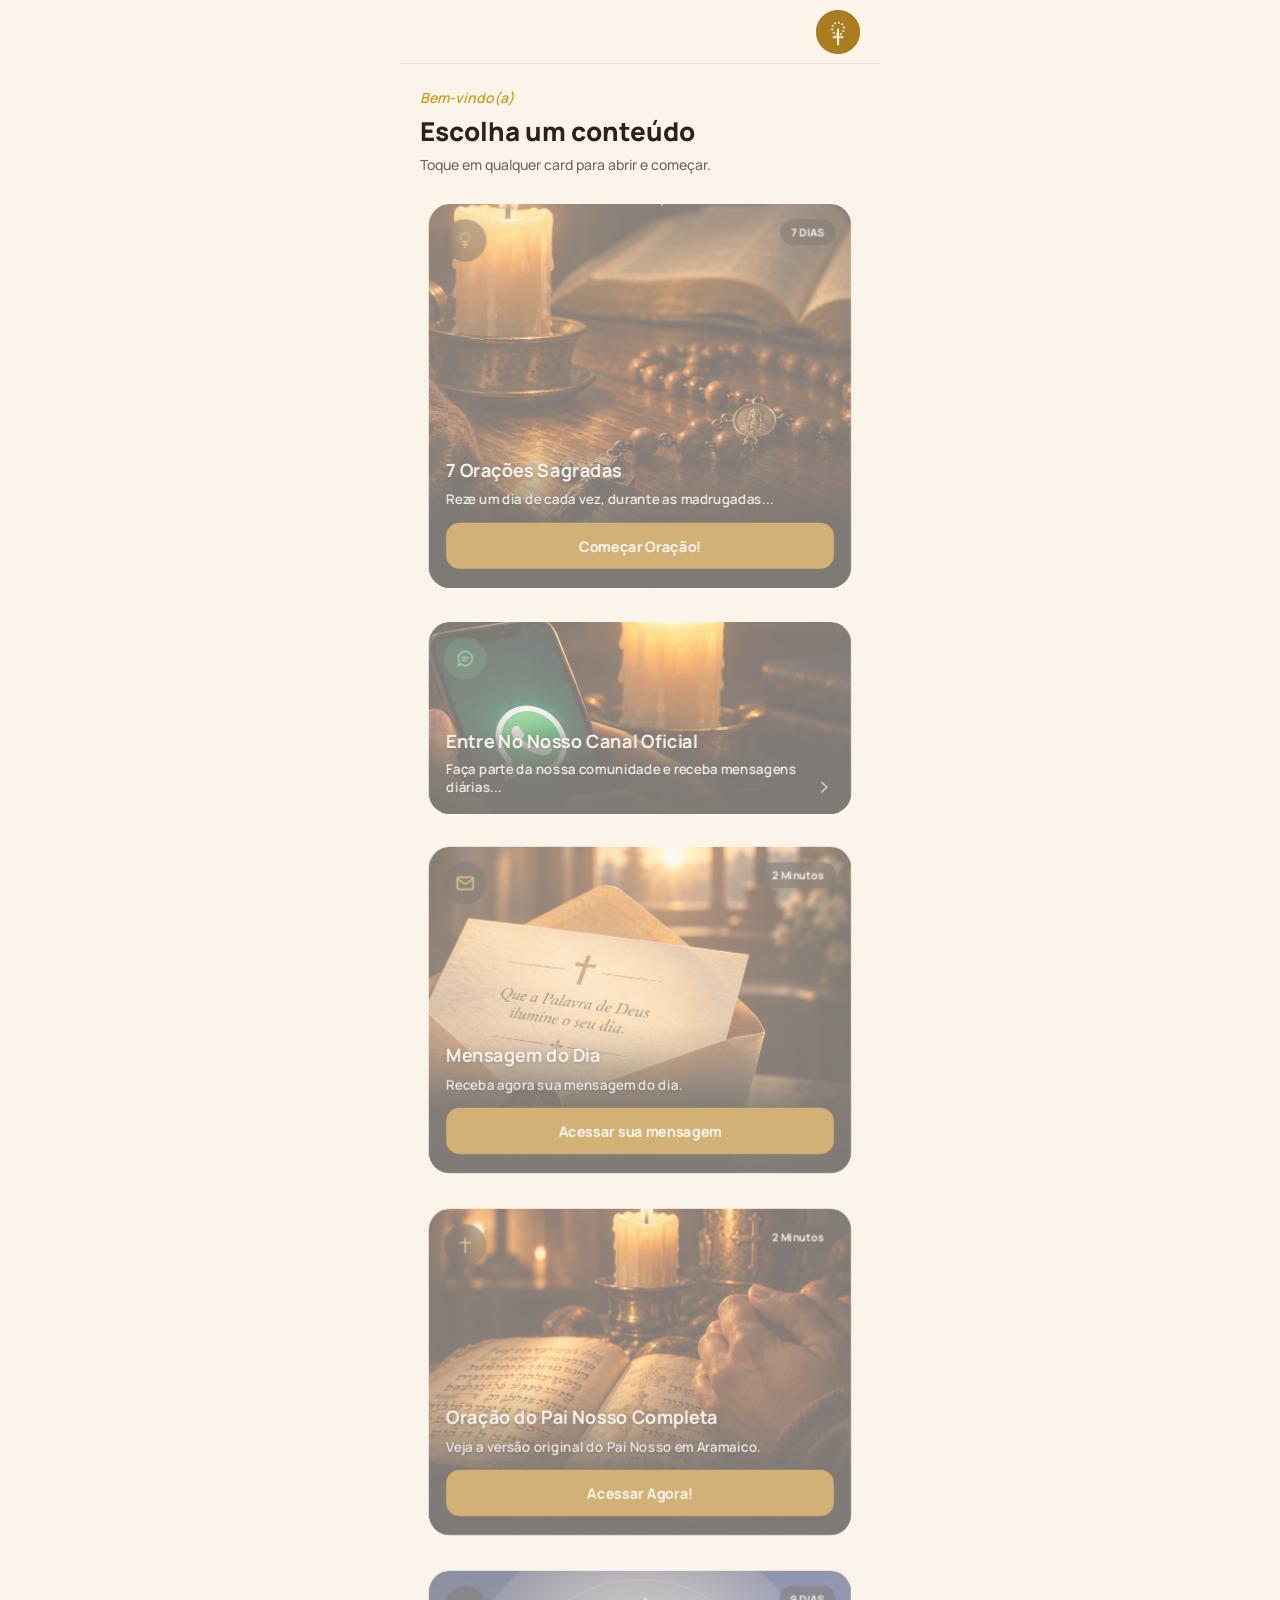
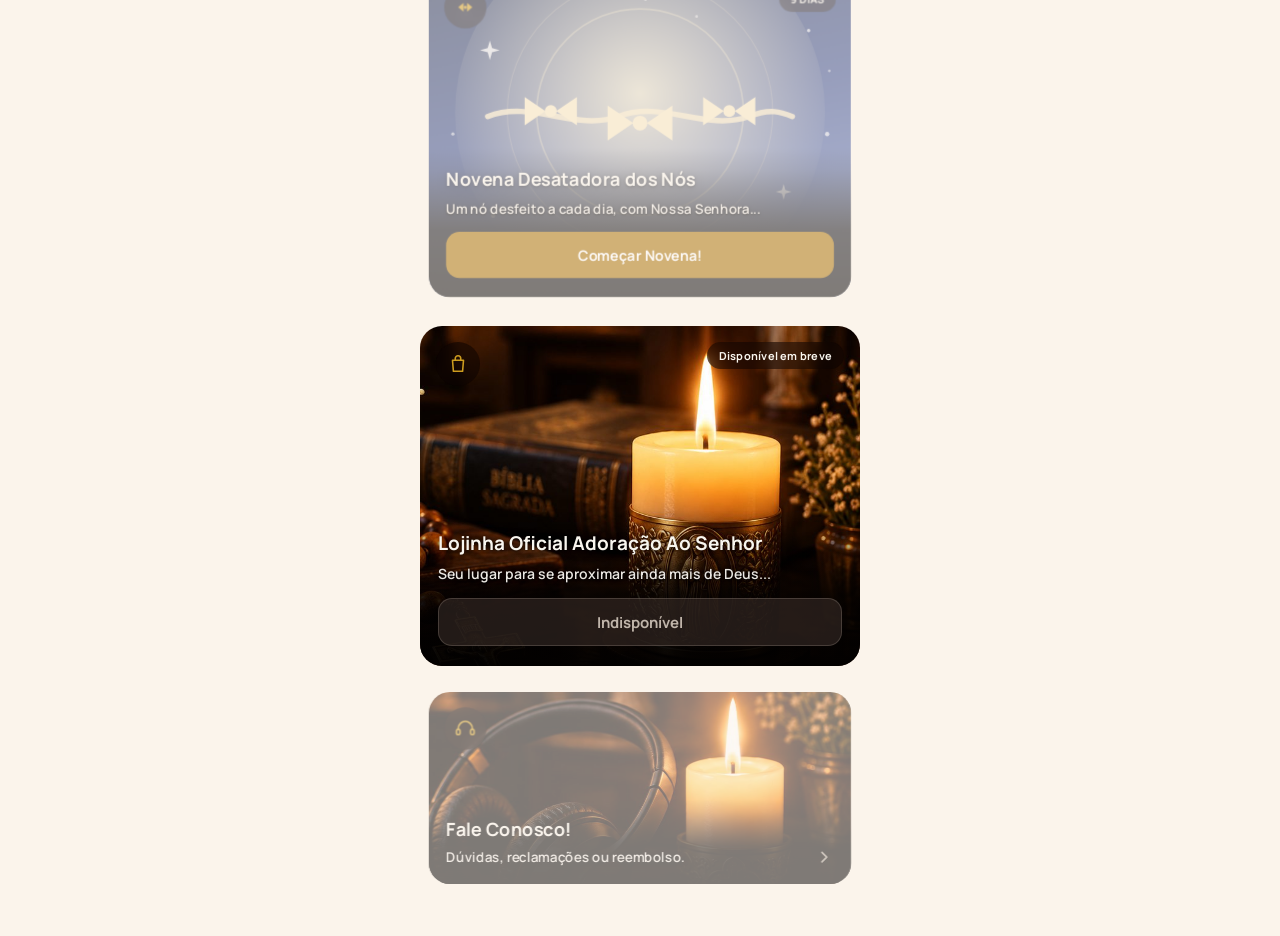
<file: index.html>
<!doctype html>
<html lang="pt-BR">
<head>
<meta charset="utf-8">
<meta name="viewport" content="width=device-width, initial-scale=1">
<title>Início — 7 Améns da Madrugada</title>
<link rel="preconnect" href="https://fonts.googleapis.com">
<link href="https://fonts.googleapis.com/css2?family=Manrope:wght@400;500;600;700;800&display=swap" rel="stylesheet">
<link rel="stylesheet" href="css/styles.css?v=11">
<link rel="icon" type="image/png" sizes="32x32" href="assets/images/icon-32.png">
<link rel="apple-touch-icon" href="assets/images/icon-180.png">
</head>
<body>
<div class="app">

  <div class="header" style="justify-content:flex-end;">
    <div class="avatar"><img src="assets/images/icon-96.png" alt="7 Améns da Madrugada" width="44" height="44"></div>
  </div>

  <div class="content">

    <div class="heading-block">
      <span class="eyebrow">Bem-vindo(a)</span>
      <h1 class="title">Escolha um conteúdo</h1>
      <p class="subtext">Toque em qualquer card para abrir e começar.</p>
    </div>

    <a href="novena.html" class="card" style="height:400px;background-image:linear-gradient(to top, oklch(0.08 0.01 40 / 0.15) 0%, transparent 40%), url(assets/images/home-7-oracoes-sagradas.jpg);">
      <div class="icon-badge">
        <svg width="22" height="22" viewBox="0 0 24 24" fill="none" stroke="currentColor" stroke-width="1.6" stroke-linecap="round"><circle cx="12" cy="8.5" r="5" stroke-dasharray="1.8 2.6"/><line x1="12" y1="13.5" x2="12" y2="20" stroke-linecap="round"/><line x1="9.3" y1="16.7" x2="14.7" y2="16.7" stroke-linecap="round"/></svg>
      </div>
      <div class="pill-badge">7 DIAS</div>
      <div class="card-body">
        <h3 class="card-title">7 Orações Sagradas</h3>
        <p class="card-sub">Reze um dia de cada vez, durante as madrugadas...</p>
        <button class="cta-btn" type="button">Começar Oração!</button>
      </div>
    </a>

    <a href="https://chat.whatsapp.com/FIUtX62TOWH0xIyb51NqHr?s=cl&p=i&mlu=4&ilr=4" target="_blank" rel="noopener" class="card" style="height:200px;background-image:linear-gradient(to top, oklch(0.08 0.01 40 / 0.15) 0%, transparent 40%), url(assets/images/home-canal-oficial.jpg);">
      <div class="icon-badge" style="background:oklch(0.70 0.15 152 / 0.18);color:var(--whatsapp);">
        <svg width="22" height="22" viewBox="0 0 24 24" fill="none" stroke="currentColor" stroke-width="1.7" stroke-linecap="round" stroke-linejoin="round"><path d="M4 12a8 8 0 1 1 3.2 6.4L4 20l1.3-3.6A7.96 7.96 0 0 1 4 12Z"/><line x1="8.5" y1="11" x2="15.5" y2="11"/><line x1="8.5" y1="14" x2="13" y2="14"/></svg>
      </div>
      <div class="card-body row">
        <div style="display:flex;flex-direction:column;gap:6px;">
          <h3 class="card-title" style="font-size:19px;">Entre No Nosso Canal Oficial</h3>
          <p class="card-sub">Faça parte da nossa comunidade e receba mensagens diárias...</p>
        </div>
        <svg class="chevron" width="20" height="20" viewBox="0 0 24 24" fill="none" stroke="currentColor" stroke-width="2" stroke-linecap="round" stroke-linejoin="round"><path d="M9 6l6 6-6 6"/></svg>
      </div>
    </a>

    <a href="javascript:void(0)" onclick="abrirMensagemDoDia()" class="card" style="height:340px;background-image:linear-gradient(to top, oklch(0.08 0.01 40 / 0.15) 0%, transparent 40%), url(assets/images/home-mensagem-do-dia.jpg);">
      <div class="icon-badge">
        <svg width="22" height="22" viewBox="0 0 24 24" fill="none" stroke="currentColor" stroke-width="1.7" stroke-linecap="round" stroke-linejoin="round"><rect x="3" y="5" width="18" height="14" rx="2"/><path d="M3 7l9 6 9-6"/></svg>
      </div>
      <div class="pill-badge">2 Minutos</div>
      <div class="card-body">
        <h3 class="card-title">Mensagem do Dia</h3>
        <p class="card-sub">Receba agora sua mensagem do dia.</p>
        <button class="cta-btn" type="button">Acessar sua mensagem</button>
      </div>
    </a>

    <a href="dia.html?material=pai-nosso" class="card" style="height:340px;background-image:linear-gradient(to top, oklch(0.08 0.01 40 / 0.15) 0%, transparent 40%), url(assets/images/home-pai-nosso.jpg);">
      <div class="icon-badge">
        <svg width="22" height="22" viewBox="0 0 24 24" fill="none" stroke="currentColor" stroke-width="1.8" stroke-linecap="round" stroke-linejoin="round"><line x1="12" y1="4" x2="12" y2="20"/><line x1="6" y1="9" x2="18" y2="9"/></svg>
      </div>
      <div class="pill-badge">2 Minutos</div>
      <div class="card-body">
        <h3 class="card-title">Oração do Pai Nosso Completa</h3>
        <p class="card-sub">Veja a versão original do Pai Nosso em Aramaico.</p>
        <button class="cta-btn" type="button">Acessar Agora!</button>
      </div>
    </a>

    <a href="desatadora.html" class="card" style="height:340px;background-image:linear-gradient(to top, oklch(0.06 0.02 260 / 0.25) 0%, transparent 45%), url(assets/images/desatadora/home.svg);">
      <div class="icon-badge">
        <svg width="22" height="22" viewBox="0 0 24 24" fill="currentColor"><path d="M10 7L4 12l6 5V7Z"/><path d="M14 7l6 5-6 5V7Z"/><circle cx="12" cy="12" r="1.8"/></svg>
      </div>
      <div class="pill-badge">9 DIAS</div>
      <div class="card-body">
        <h3 class="card-title">Novena Desatadora dos Nós</h3>
        <p class="card-sub">Um nó desfeito a cada dia, com Nossa Senhora...</p>
        <button class="cta-btn" type="button">Começar Novena!</button>
      </div>
    </a>

    <div class="card static" style="height:340px;background-image:linear-gradient(to top, oklch(0.08 0.01 40 / 0.15) 0%, transparent 40%), url(assets/images/home-lojinha.jpg);">
      <div class="icon-badge">
        <svg width="22" height="22" viewBox="0 0 24 24" fill="none" stroke="currentColor" stroke-width="1.7" stroke-linecap="round" stroke-linejoin="round"><path d="M6 8h12l-1 12H7L6 8Z"/><path d="M9 8V6a3 3 0 0 1 6 0v2"/></svg>
      </div>
      <div class="pill-badge">Disponível em breve</div>
      <div class="card-body">
        <h3 class="card-title">Lojinha Oficial Adoração Ao Senhor</h3>
        <p class="card-sub">Seu lugar para se aproximar ainda mais de Deus...</p>
        <button class="cta-btn muted" type="button" disabled>Indisponível</button>
      </div>
    </div>

    <a href="https://wa.me/5591980159224?text=Ol%C3%A1!%20Preciso%20de%20ajuda%20com%20o%20app%207%20Am%C3%A9ns%20da%20Madrugada." target="_blank" rel="noopener" class="card" style="height:200px;background-image:linear-gradient(to top, oklch(0.08 0.01 40 / 0.15) 0%, transparent 40%), url(assets/images/home-fale-conosco.jpg);">
      <div class="icon-badge">
        <svg width="22" height="22" viewBox="0 0 24 24" fill="none" stroke="currentColor" stroke-width="1.7" stroke-linecap="round" stroke-linejoin="round"><path d="M4 13v-1a8 8 0 0 1 16 0v1"/><rect x="2" y="13" width="4" height="6" rx="1.5"/><rect x="18" y="13" width="4" height="6" rx="1.5"/></svg>
      </div>
      <div class="card-body row">
        <div style="display:flex;flex-direction:column;gap:6px;">
          <h3 class="card-title" style="font-size:19px;">Fale Conosco!</h3>
          <p class="card-sub">Dúvidas, reclamações ou reembolso.</p>
        </div>
        <svg class="chevron" width="20" height="20" viewBox="0 0 24 24" fill="none" stroke="currentColor" stroke-width="2" stroke-linecap="round" stroke-linejoin="round"><path d="M9 6l6 6-6 6"/></svg>
      </div>
    </a>

  </div>
</div>

<div class="modal-scrim" id="msg-modal">
  <div class="modal-card">
    <div class="modal-icon">
      <svg width="24" height="24" viewBox="0 0 24 24" fill="none" stroke="currentColor" stroke-width="1.7" stroke-linecap="round" stroke-linejoin="round"><rect x="3" y="5" width="18" height="14" rx="2"/><path d="M3 7l9 6 9-6"/></svg>
    </div>
    <div class="modal-heading">
      <h3 id="msg-ref" style="color:var(--accent-strong);font-size:13px;font-weight:800;letter-spacing:.04em;text-transform:uppercase;">Referência</h3>
    </div>
    <p id="msg-texto" style="margin:0;font-size:17px;font-weight:700;font-style:italic;line-height:1.5;color:var(--ink);text-align:center;"></p>
    <p id="msg-reflexao" style="margin:0;font-size:14.5px;font-weight:500;line-height:1.65;color:var(--ink-muted);text-align:center;"></p>
    <div class="modal-actions">
      <button class="modal-btn primary" type="button" onclick="document.getElementById('msg-modal').classList.remove('open')">FECHAR</button>
    </div>
  </div>
</div>

<script src="js/mensagens.js"></script>
<script>
  function mensagemDoDiaIndex() {
    const epoch = Date.UTC(2025, 0, 1);
    const hoje = Date.UTC(new Date().getUTCFullYear(), new Date().getUTCMonth(), new Date().getUTCDate());
    const dias = Math.floor((hoje - epoch) / 86400000);
    return ((dias % MENSAGENS.length) + MENSAGENS.length) % MENSAGENS.length;
  }

  function abrirMensagemDoDia() {
    const msg = MENSAGENS[mensagemDoDiaIndex()];
    document.getElementById('msg-ref').textContent = msg.ref;
    document.getElementById('msg-texto').textContent = `“${msg.texto}”`;
    document.getElementById('msg-reflexao').textContent = msg.reflexao;
    document.getElementById('msg-modal').classList.add('open');
  }
</script>
<script src="js/app.js?v=4"></script>
</body>
</html>
</file>
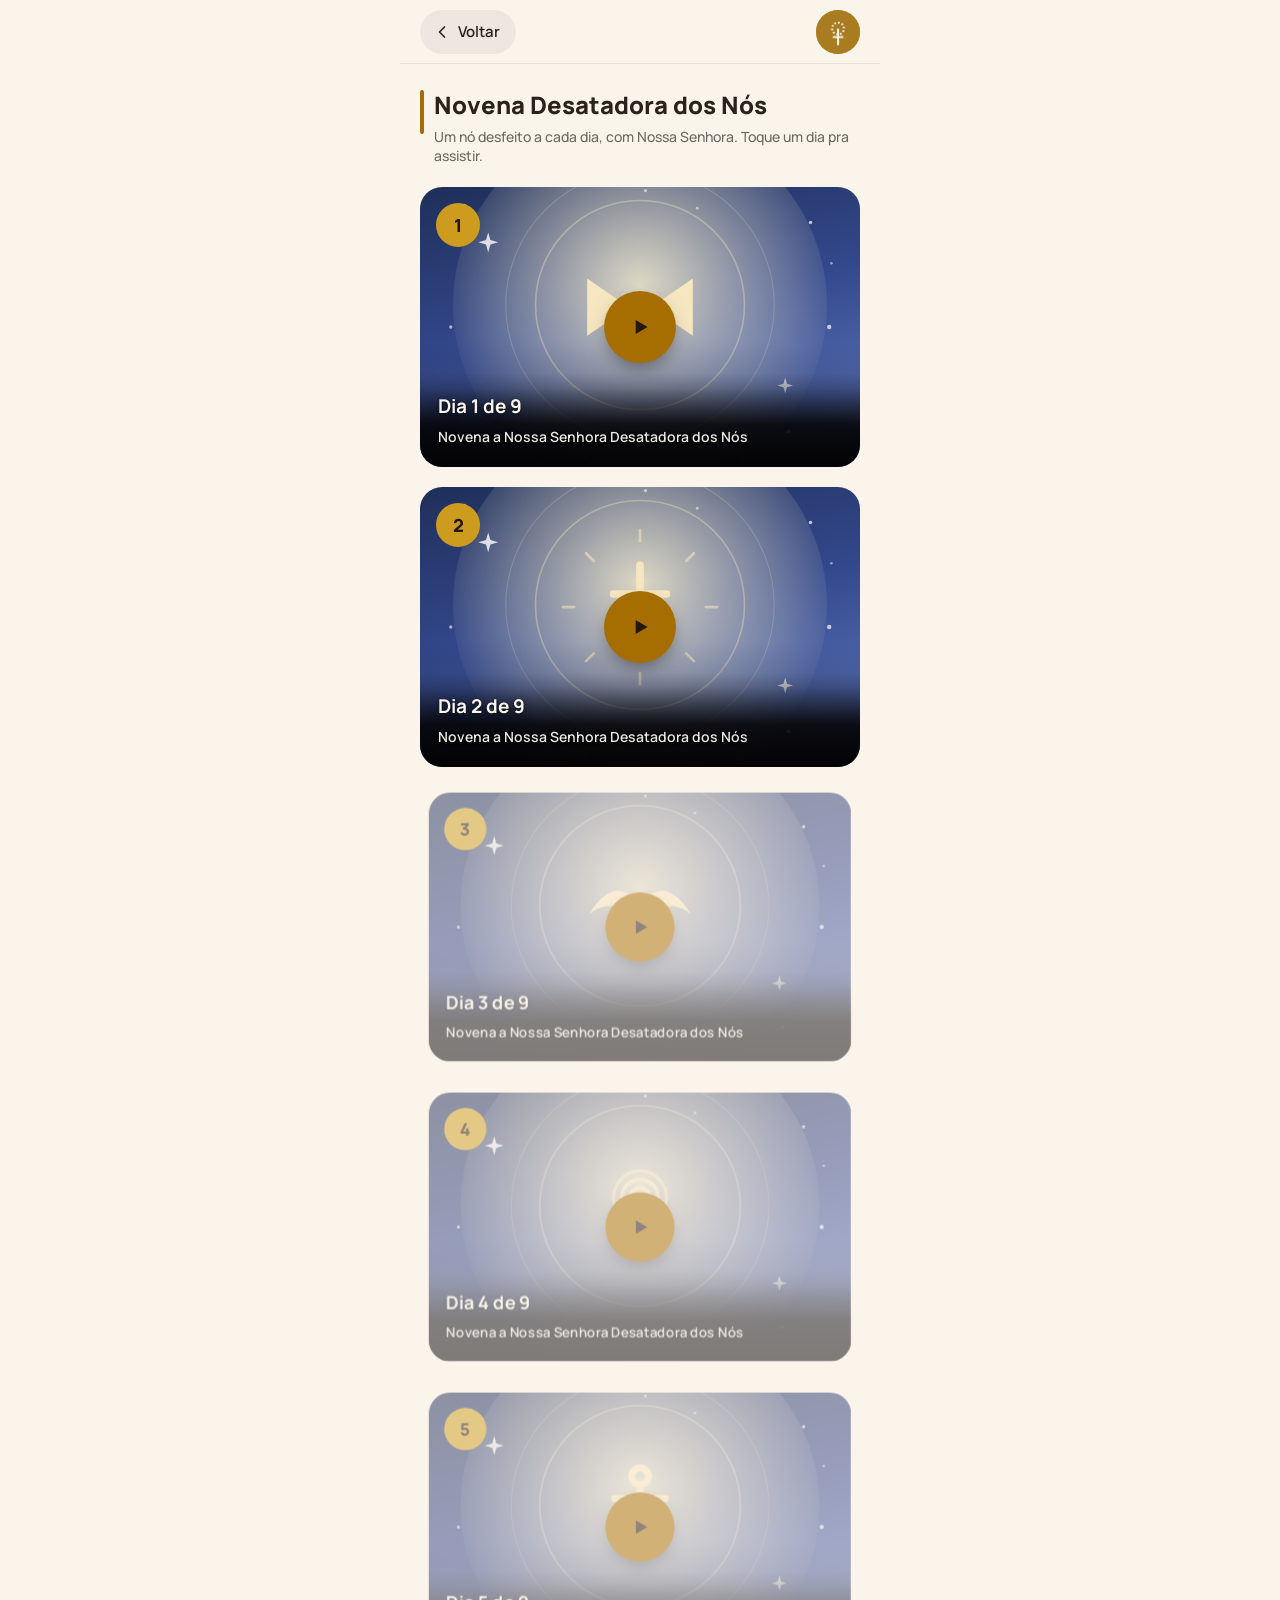
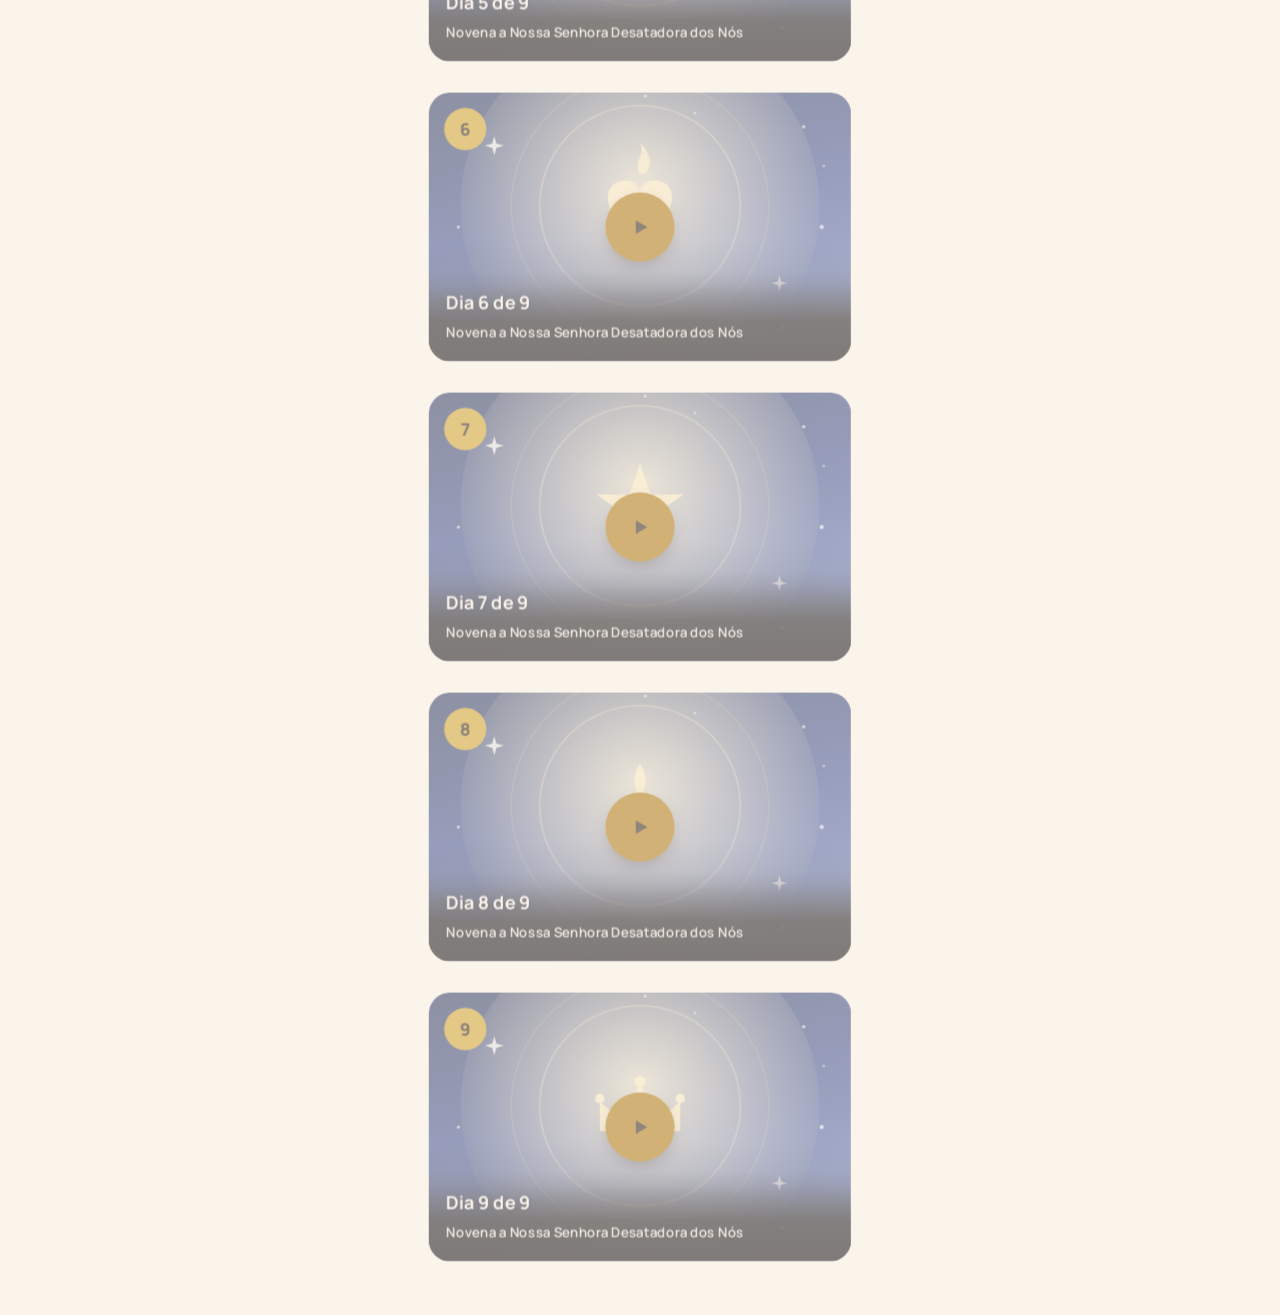
<file: desatadora.html>
<!doctype html>
<html lang="pt-BR">
<head>
<meta charset="utf-8">
<meta name="viewport" content="width=device-width, initial-scale=1">
<title>Novena a Nossa Senhora Desatadora dos Nós</title>
<link rel="preconnect" href="https://fonts.googleapis.com">
<link href="https://fonts.googleapis.com/css2?family=Manrope:wght@400;500;600;700;800&display=swap" rel="stylesheet">
<link rel="stylesheet" href="css/styles.css?v=11">
<link rel="icon" type="image/png" sizes="32x32" href="assets/images/icon-32.png">
<link rel="apple-touch-icon" href="assets/images/icon-180.png">
</head>
<body>
<div class="app">

  <div class="header">
    <button class="back-btn" onclick="history.length > 1 ? history.back() : location.href='index.html'">
      <svg width="20" height="20" viewBox="0 0 24 24" fill="none" stroke="currentColor" stroke-width="2" stroke-linecap="round" stroke-linejoin="round"><path d="M15 6l-6 6 6 6"/></svg>
      <span>Voltar</span>
    </button>
    <div class="avatar"><img src="assets/images/icon-96.png" alt="7 Améns da Madrugada" width="44" height="44"></div>
  </div>

  <div class="content">

    <div class="section-heading">
      <div class="bar"></div>
      <div class="heading-block">
        <h1 class="title" style="font-size:24px;">Novena Desatadora dos Nós</h1>
        <p class="subtext">Um nó desfeito a cada dia, com Nossa Senhora. Toque um dia pra assistir.</p>
      </div>
    </div>

    <div id="dias-list" style="display:flex;flex-direction:column;gap:20px;"></div>

  </div>
</div>

<div class="modal-scrim" id="confirm-modal" data-no-href="desatadora.html">
  <div class="modal-card">
    <div class="modal-icon">
      <svg width="26" height="26" viewBox="0 0 24 24" fill="none" stroke="currentColor" stroke-width="2" stroke-linecap="round" stroke-linejoin="round"><circle cx="12" cy="12" r="9"/><path d="M8.5 12.5l2.2 2.2L15.5 9.5"/></svg>
    </div>
    <div class="modal-heading">
      <h3>Antes de continuar, confirme:</h3>
    </div>
    <div class="modal-checklist">
      <div class="item">
        <svg width="20" height="20" viewBox="0 0 24 24" fill="none" stroke="currentColor" stroke-width="2" stroke-linecap="round" stroke-linejoin="round"><circle cx="12" cy="12" r="9"/><path d="M8.5 12.5l2.2 2.2L15.5 9.5"/></svg>
        <p>Você já assistiu ao vídeo do dia anterior?</p>
      </div>
      <div class="item">
        <svg width="20" height="20" viewBox="0 0 24 24" fill="none" stroke="currentColor" stroke-width="2" stroke-linecap="round" stroke-linejoin="round"><circle cx="12" cy="12" r="9"/><path d="M8.5 12.5l2.2 2.2L15.5 9.5"/></svg>
        <p>Está rezando um dia por vez, sem pular?</p>
      </div>
      <div class="item">
        <svg width="20" height="20" viewBox="0 0 24 24" fill="none" stroke="currentColor" stroke-width="2" stroke-linecap="round" stroke-linejoin="round"><circle cx="12" cy="12" r="9"/><path d="M8.5 12.5l2.2 2.2L15.5 9.5"/></svg>
        <p>Está em um momento tranquilo pra rezar?</p>
      </div>
    </div>
    <div class="modal-actions">
      <button class="modal-btn primary" id="confirm-yes" type="button">SIM, ESTÁ TUDO PRONTO!</button>
      <button class="modal-btn secondary" id="confirm-no" type="button">NÃO, NÃO SEI AINDA</button>
    </div>
  </div>
</div>

<script src="js/novena-desatadora.js"></script>
<script>
  const ARTES_DESATADORA = [
    'assets/images/desatadora/dia-1.svg',
    'assets/images/desatadora/dia-2.svg',
    'assets/images/desatadora/dia-3.svg',
    'assets/images/desatadora/dia-4.svg',
    'assets/images/desatadora/dia-5.svg',
    'assets/images/desatadora/dia-6.svg',
    'assets/images/desatadora/dia-7.svg',
    'assets/images/desatadora/dia-8.svg',
    'assets/images/desatadora/dia-9.svg'
  ];
  const OVERLAY = "linear-gradient(to top, oklch(0.06 0.01 40 / 0.35) 0%, transparent 45%)";

  const lockIcon = '<svg width="22" height="22" viewBox="0 0 24 24" fill="none" stroke="var(--card-ink)" stroke-width="1.8" stroke-linecap="round" stroke-linejoin="round"><rect x="5" y="11" width="14" height="9" rx="2"/><path d="M8 11V8a4 4 0 0 1 8 0v3"/></svg>';
  const playIcon = '<svg width="26" height="26" viewBox="0 0 24 24" fill="var(--dark-on-accent)"><path d="M8 5.5v13l11-6.5-11-6.5Z"/></svg>';

  const list = document.getElementById('dias-list');
  let html = '';

  for (let i = 1; i <= 9; i++) {
    const dia = NOVENA_DESATADORA[i];
    const arte = ARTES_DESATADORA[i - 1];
    const locked = !dia.disponivel;
    const href = locked ? '#' : `dia-desatadora.html?dia=${i}`;
    const needsConfirm = !locked && dia.confirmaAntes;
    const tag = locked ? 'div' : 'a';
    const hrefAttr = locked ? '' : `href="${href}"`;
    const confirmAttr = needsConfirm ? 'data-confirm="true"' : '';

    html += `
      <${tag} ${hrefAttr} ${confirmAttr} class="card${locked ? ' locked' : ''}" style="height:280px;background-image:${OVERLAY}, url(${arte});">
        <div class="num-badge">${dia.numero}</div>
        ${locked ? '<div class="pill-badge">Em breve</div>' : ''}
        <div class="play-btn">${locked ? lockIcon : playIcon}</div>
        <div class="card-body">
          <h3 class="card-title">${dia.titulo}</h3>
          <p class="card-sub">${dia.subtitulo}</p>
        </div>
      </${tag}>
    `;
  }

  list.innerHTML = html;
</script>
<script src="js/app.js?v=4"></script>
</body>
</html>
</file>
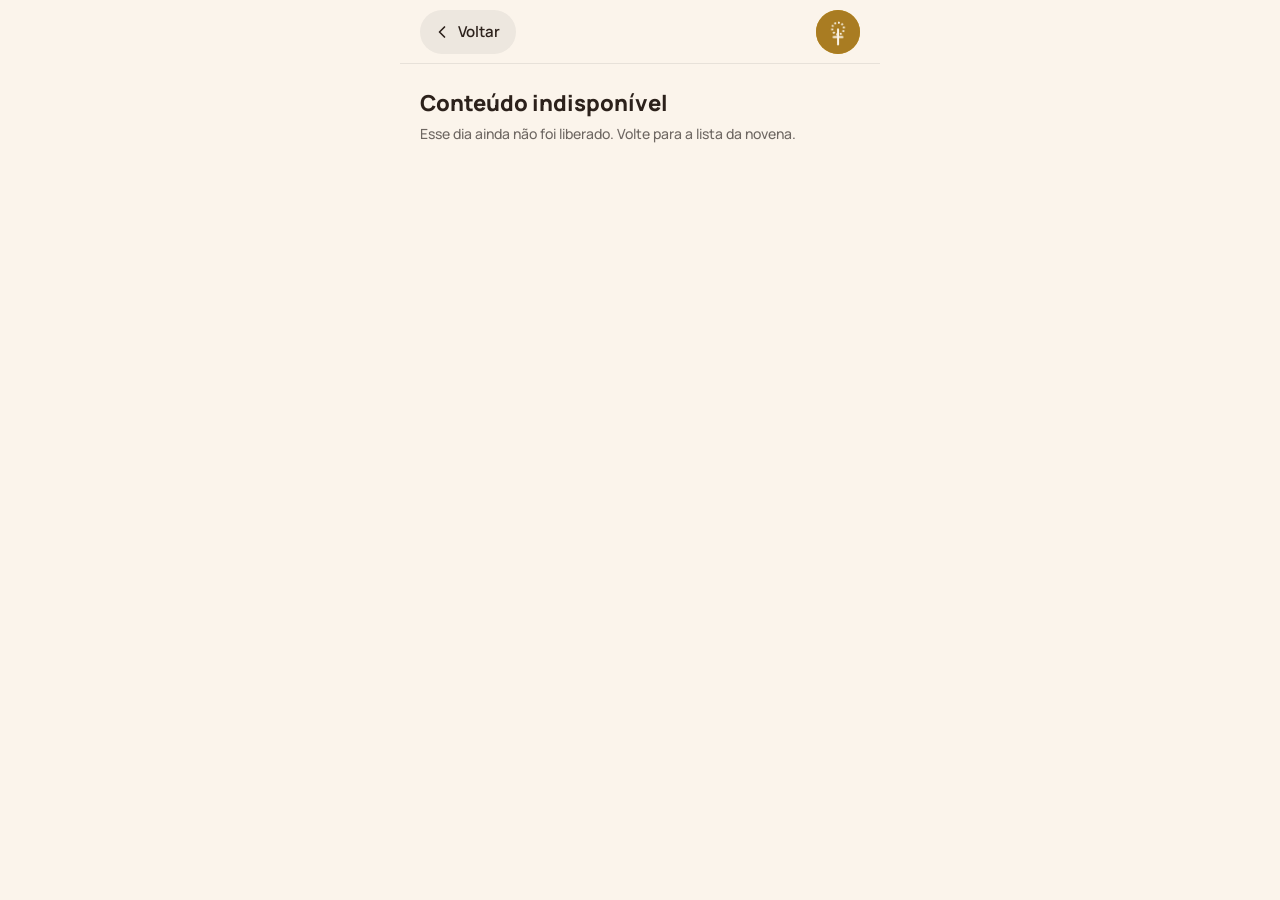
<file: dia-desatadora.html>
<!doctype html>
<html lang="pt-BR">
<head>
<meta charset="utf-8">
<meta name="viewport" content="width=device-width, initial-scale=1">
<title>Novena a Nossa Senhora Desatadora dos Nós</title>
<link rel="preconnect" href="https://fonts.googleapis.com">
<link href="https://fonts.googleapis.com/css2?family=Manrope:wght@400;500;600;700;800&display=swap" rel="stylesheet">
<link rel="stylesheet" href="css/styles.css?v=11">
<link rel="icon" type="image/png" sizes="32x32" href="assets/images/icon-32.png">
<link rel="apple-touch-icon" href="assets/images/icon-180.png">
</head>
<body>
<div class="app">

  <div class="header">
    <button class="back-btn" onclick="history.length > 1 ? history.back() : location.href='desatadora.html'">
      <svg width="20" height="20" viewBox="0 0 24 24" fill="none" stroke="currentColor" stroke-width="2" stroke-linecap="round" stroke-linejoin="round"><path d="M15 6l-6 6 6 6"/></svg>
      <span>Voltar</span>
    </button>
    <div class="avatar"><img src="assets/images/icon-96.png" alt="7 Améns da Madrugada" width="44" height="44"></div>
  </div>

  <div class="content" id="content">
    <p class="subtext">Carregando...</p>
  </div>

</div>

<script src="js/novena-desatadora.js"></script>
<script>
  const params = new URLSearchParams(window.location.search);
  const diaNum = parseInt(params.get('dia'), 10);
  const dia = NOVENA_DESATADORA[diaNum];
  const content = document.getElementById('content');

  if (!dia || !dia.disponivel) {
    content.innerHTML = `
      <div class="heading-block">
        <h1 class="title" style="font-size:22px;">Conteúdo indisponível</h1>
        <p class="subtext">Esse dia ainda não foi liberado. Volte para a lista da novena.</p>
      </div>
    `;
  } else {
    const videoHtml = dia.videoId
      ? `<div class="video-wrap"><iframe src="https://www.youtube.com/embed/${dia.videoId}" title="${dia.titulo}" allowfullscreen></iframe></div>`
      : `<div class="video-wrap"><div class="play-btn"><svg width="26" height="26" viewBox="0 0 24 24" fill="var(--dark-on-accent)"><path d="M8 5.5v13l11-6.5-11-6.5Z"/></svg></div></div>`;

    const proximoHtml = dia.proximo
      ? `<p class="subtext" style="text-align:center;">${dia.proximo}</p>`
      : '';

    content.innerHTML = `
      <span class="kicker">${dia.kicker}</span>
      <div class="section-heading" style="margin-top:-8px;">
        <div class="bar"></div>
        <div class="heading-block">
          <h1 class="title" style="font-size:22px;">${dia.titulo}</h1>
          <p class="subtext">${dia.subtitulo}</p>
        </div>
      </div>

      ${videoHtml}

      ${proximoHtml}

      <div class="banner">
        <span>Reze um dia por vez, sem pular nem inverter a ordem</span>
      </div>
    `;
  }
</script>
<script src="js/app.js?v=4"></script>
</body>
</html>
</file>
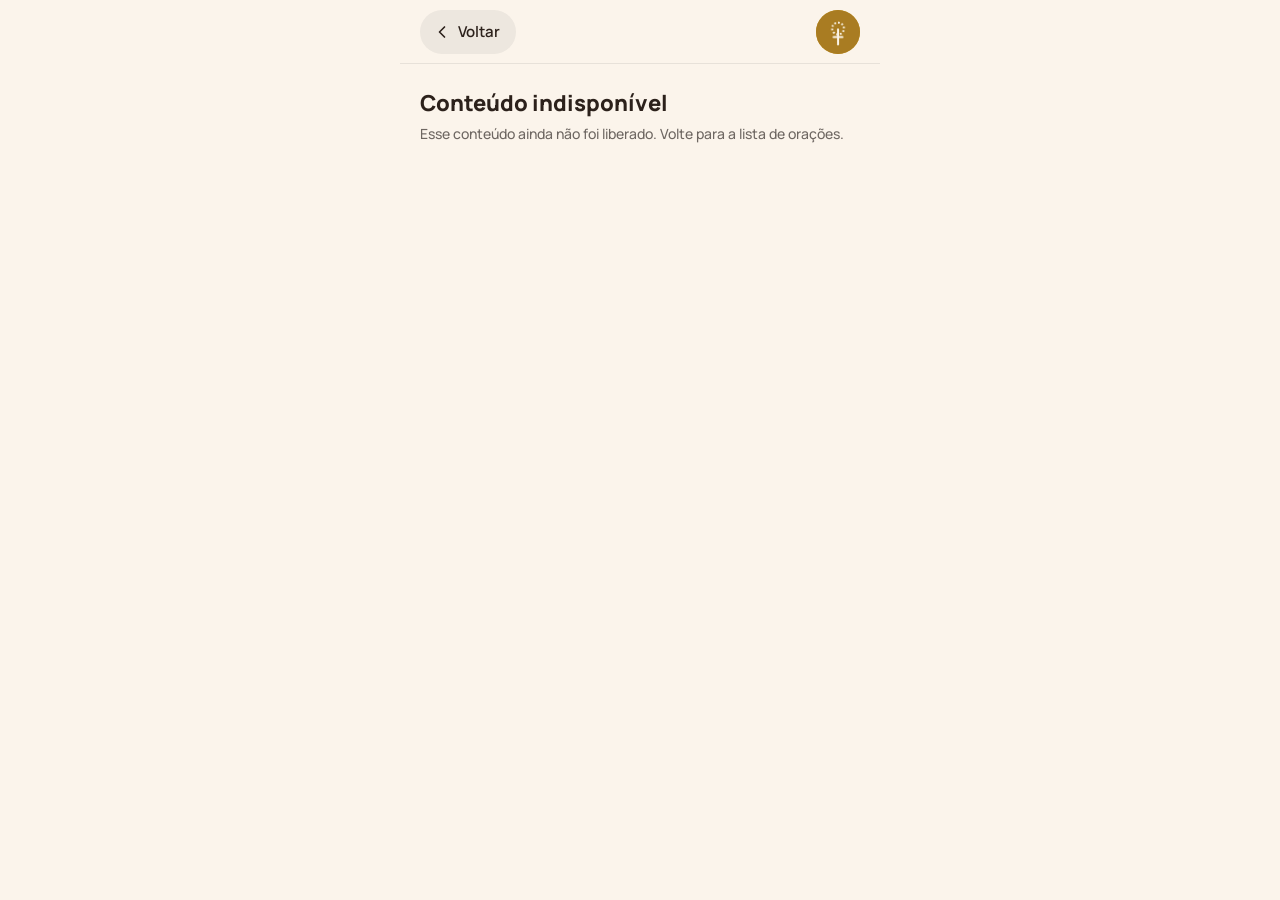
<file: dia.html>
<!doctype html>
<html lang="pt-BR">
<head>
<meta charset="utf-8">
<meta name="viewport" content="width=device-width, initial-scale=1">
<title>7 Améns da Madrugada</title>
<link rel="preconnect" href="https://fonts.googleapis.com">
<link href="https://fonts.googleapis.com/css2?family=Manrope:wght@400;500;600;700;800&display=swap" rel="stylesheet">
<link rel="stylesheet" href="css/styles.css?v=11">
<link rel="icon" type="image/png" sizes="32x32" href="assets/images/icon-32.png">
<link rel="apple-touch-icon" href="assets/images/icon-180.png">
</head>
<body>
<div class="app">

  <div class="header">
    <button class="back-btn" onclick="history.length > 1 ? history.back() : location.href='novena.html'">
      <svg width="20" height="20" viewBox="0 0 24 24" fill="none" stroke="currentColor" stroke-width="2" stroke-linecap="round" stroke-linejoin="round"><path d="M15 6l-6 6 6 6"/></svg>
      <span>Voltar</span>
    </button>
    <div class="avatar"><img src="assets/images/icon-96.png" alt="7 Améns da Madrugada" width="44" height="44"></div>
  </div>

  <div class="content" id="content">
    <p class="subtext">Carregando...</p>
  </div>

</div>

<div class="modal-scrim sheet" id="material-modal">
  <div class="material-sheet">
    <div class="material-sheet-header">
      <button class="back-btn" type="button" id="material-close">
        <svg width="20" height="20" viewBox="0 0 24 24" fill="none" stroke="currentColor" stroke-width="2" stroke-linecap="round" stroke-linejoin="round"><path d="M6 6l12 12M18 6L6 18"/></svg>
        <span>Fechar</span>
      </button>
    </div>
    <div class="material-sheet-body" id="material-sheet-body">
      <span class="kicker" id="material-kicker"></span>
      <div class="heading-block">
        <h1 class="title" style="font-size:22px;" id="material-title"></h1>
        <p class="subtext" id="material-subtitle"></p>
      </div>

      <button class="material-btn lg" type="button" id="material-pdf-btn">
        <svg width="18" height="18" viewBox="0 0 24 24" fill="none" stroke="currentColor" stroke-width="1.7" stroke-linecap="round" stroke-linejoin="round"><path d="M12 3v13m0 0 4-4m-4 4-4-4"/><path d="M5 17v2a2 2 0 0 0 2 2h10a2 2 0 0 0 2-2v-2"/></svg>
        Baixar PDF pra guardar ou imprimir
      </button>

      <div>
        <h2 class="section-label" style="margin-bottom:14px;">Como Rezar Este Amém</h2>
        <div class="modal-checklist" id="material-regras"></div>
        <p class="subtext" id="material-importante" style="margin-top:14px;font-size:13px;line-height:1.6;display:none;"></p>
      </div>

      <div style="display:flex;flex-direction:column;gap:14px;">
        <h2 class="section-label" style="margin:0;">Antes de Começar</h2>
        <p class="subtext" style="font-size:15px;color:var(--ink);" id="material-antes"></p>
        <div id="material-preencher-wrap" style="display:flex;flex-direction:column;gap:8px;">
          <label class="kicker" id="material-preencher-label" style="text-transform:none;letter-spacing:0;"></label>
          <input type="text" id="material-preencher-input" class="material-input" placeholder="Escreva aqui, se quiser guardar...">
        </div>
      </div>

      <div style="display:flex;flex-direction:column;gap:14px;">
        <h2 class="section-label" style="margin:0;">A Oração</h2>
        <div class="prayer-card" id="material-oracao"></div>
      </div>

      <div style="display:flex;flex-direction:column;gap:14px;">
        <h2 class="section-label" style="margin:0;">Depois de Rezar</h2>
        <p class="subtext" style="font-size:15px;color:var(--ink);" id="material-depois"></p>
      </div>

      <div class="declaration-card">
        <span class="kicker" style="color:var(--card-muted);">Declaração do Dia</span>
        <p id="material-declaracao"></p>
      </div>

      <div class="banner">
        <span>Não pule dias. Não inverta a ordem. Não reze mais de uma oração por dia.</span>
      </div>
    </div>
  </div>
</div>

<script src="js/dias.js?v=18"></script>
<script src="js/materiais.js?v=4"></script>
<script>
  const params = new URLSearchParams(window.location.search);
  const materialKey = params.get('material');
  const diaNum = parseInt(params.get('dia'), 10);
  const dia = materialKey ? MATERIAIS[materialKey] : DIAS[diaNum];
  const content = document.getElementById('content');
  const temVideo = !materialKey || (dia && dia.temVideo === true);

  if (!dia || (!materialKey && !dia.disponivel)) {
    content.innerHTML = `
      <div class="heading-block">
        <h1 class="title" style="font-size:22px;">Conteúdo indisponível</h1>
        <p class="subtext">Esse conteúdo ainda não foi liberado. Volte para a lista de orações.</p>
      </div>
    `;
  } else {
    const playIcon = '<svg width="26" height="26" viewBox="0 0 24 24" fill="var(--dark-on-accent)"><path d="M8 5.5v13l11-6.5-11-6.5Z"/></svg>';

    let videoHtml = '';
    let videoScriptSrc = '';
    if (temVideo) {
      if (dia.videoEmbed) {
        videoHtml = `<div class="video-wrap-embed">${dia.videoEmbed.html}<div class="corner-mask tl"></div><div class="corner-mask tr"></div><div class="corner-mask bl"></div><div class="corner-mask br"></div></div>`;
        videoScriptSrc = dia.videoEmbed.scriptSrc;
      } else if (dia.videoId) {
        videoHtml = `<div class="video-wrap"><iframe src="https://www.youtube.com/embed/${dia.videoId}" title="${dia.titulo}" allowfullscreen></iframe></div>`;
      } else {
        videoHtml = `<div class="video-wrap"><div class="play-btn">${playIcon}</div></div>`;
      }
    }

    const materialClick = (dia.materialPage || dia.guiaPage)
      ? `onclick="abrirMaterialPage()"`
      : `onclick="window.open('${dia.materialPdf}', '_blank')"`;

    const materialHtml = (dia.materialPdf || dia.materialPage || dia.guiaPage)
      ? `<button class="material-btn" type="button" ${materialClick}>
           <svg width="18" height="18" viewBox="0 0 24 24" fill="none" stroke="currentColor" stroke-width="1.7" stroke-linecap="round" stroke-linejoin="round"><path d="M14.5 2.5H7a1.5 1.5 0 0 0-1.5 1.5v16A1.5 1.5 0 0 0 7 21.5h10a1.5 1.5 0 0 0 1.5-1.5V7Z"/><path d="M14.5 2.5V7H19"/><line x1="8.5" y1="12.5" x2="15.5" y2="12.5"/><line x1="8.5" y1="16" x2="15.5" y2="16"/></svg>
           ${dia.materialLabel}
         </button>`
      : `<p class="subtext" style="text-align:center;">Esse material ainda não foi adicionado.</p>`;

    const materialExtraHtml = dia.materialExtraPdf
      ? `<button class="material-btn" type="button" onclick="window.open('${dia.materialExtraPdf}', '_blank')">
           <svg width="18" height="18" viewBox="0 0 24 24" fill="none" stroke="currentColor" stroke-width="1.8" stroke-linecap="round" stroke-linejoin="round"><path d="M4 19.5A2.5 2.5 0 0 1 6.5 17H20"/><path d="M6.5 2H20v20H6.5A2.5 2.5 0 0 1 4 19.5v-15A2.5 2.5 0 0 1 6.5 2Z"/></svg>
           ${dia.materialExtraLabel}
         </button>`
      : '';

    const descricaoHtml = dia.descricao
      ? `<p style="margin:0;font-size:15px;font-weight:500;line-height:1.7;color:var(--ink);">${dia.descricao}</p>`
      : '';

    const audioHtml = dia.audioUrl
      ? `<div class="audio-card">
           <div class="audio-card-label">
             <svg width="18" height="18" viewBox="0 0 24 24" fill="none" stroke="currentColor" stroke-width="1.8" stroke-linecap="round" stroke-linejoin="round"><path d="M9 18V5l12-2v13"/><circle cx="6" cy="18" r="3"/><circle cx="18" cy="16" r="3"/></svg>
             <span>Ouça a Oração em Áudio</span>
           </div>
           <div class="audio-controls">
             <button class="audio-play-btn" id="audio-play-btn" type="button" aria-label="Reproduzir">
               <svg id="audio-play-icon" width="18" height="18" viewBox="0 0 24 24" fill="currentColor"><path d="M8 5.5v13l11-6.5-11-6.5Z"/></svg>
             </button>
             <div class="audio-progress-wrap">
               <div class="audio-progress-track" id="audio-progress-track">
                 <div class="audio-progress-fill" id="audio-progress-fill"></div>
                 <div class="audio-progress-thumb" id="audio-progress-thumb"></div>
               </div>
               <div class="audio-time-row">
                 <span id="audio-time-current">0:00</span>
                 <span id="audio-time-duration">0:00</span>
               </div>
             </div>
           </div>
           <audio id="audio-el" preload="metadata" src="${dia.audioUrl}"></audio>
         </div>`
      : '';

    let oracaoHtml = '';
    if (dia.oracao) {
      const blocos = dia.oracao.blocos
        .map((b) => `<p>${b.replace(/\n/g, '<br>')}</p>`)
        .join('');
      oracaoHtml = `
        <div style="display:flex;flex-direction:column;gap:14px;">
          <h2 class="section-label" style="margin:0;">A oração</h2>
          <div class="prayer-card">
            <p class="opening">${dia.oracao.abertura}</p>
            ${blocos}
            <p class="closing">${dia.oracao.fechamento}</p>
          </div>
        </div>
      `;
    }

    const proximoHtml = dia.proximo
      ? `<p class="subtext" style="text-align:center;">${dia.proximo}</p>`
      : '';

    content.innerHTML = `
      <span class="kicker">${dia.kicker}</span>
      <div class="section-heading" style="margin-top:-8px;">
        <div class="bar"></div>
        <div class="heading-block">
          <h1 class="title" style="font-size:22px;">${dia.titulo}</h1>
          <p class="subtext">${dia.subtitulo}</p>
        </div>
      </div>

      ${videoHtml}

      ${descricaoHtml}

      ${audioHtml}

      <div style="display:flex;flex-direction:column;align-items:center;gap:10px;">
        ${materialHtml}
        ${materialExtraHtml}
      </div>

      ${oracaoHtml}

      ${proximoHtml}

      <div class="banner">
        <span>Faça as orações na ordem e nos horários corretos</span>
      </div>
    `;

    if (videoScriptSrc) {
      const playerScript = document.createElement('script');
      playerScript.src = videoScriptSrc;
      playerScript.async = true;
      document.head.appendChild(playerScript);
    }

    if (dia.audioUrl) {
      const audio = document.getElementById('audio-el');
      const playBtn = document.getElementById('audio-play-btn');
      const playIcon = document.getElementById('audio-play-icon');
      const track = document.getElementById('audio-progress-track');
      const fill = document.getElementById('audio-progress-fill');
      const thumb = document.getElementById('audio-progress-thumb');
      const currentEl = document.getElementById('audio-time-current');
      const durationEl = document.getElementById('audio-time-duration');

      const playPath = '<path d="M8 5.5v13l11-6.5-11-6.5Z"/>';
      const pausePath = '<rect x="6" y="5" width="4" height="14" rx="1"/><rect x="14" y="5" width="4" height="14" rx="1"/>';

      const formatTime = (s) => {
        if (!isFinite(s)) return '0:00';
        const m = Math.floor(s / 60);
        const sec = Math.floor(s % 60).toString().padStart(2, '0');
        return `${m}:${sec}`;
      };

      const updateProgress = () => {
        const ratio = audio.duration ? audio.currentTime / audio.duration : 0;
        fill.style.width = (ratio * 100) + '%';
        thumb.style.left = (ratio * 100) + '%';
        currentEl.textContent = formatTime(audio.currentTime);
      };

      audio.addEventListener('loadedmetadata', () => {
        durationEl.textContent = formatTime(audio.duration);
      });

      audio.addEventListener('timeupdate', updateProgress);

      audio.addEventListener('ended', () => {
        audio.currentTime = 0;
        playIcon.innerHTML = playPath;
        playBtn.setAttribute('aria-label', 'Reproduzir');
        updateProgress();
      });

      playBtn.addEventListener('click', () => {
        if (audio.paused) {
          audio.play();
          playIcon.innerHTML = pausePath;
          playBtn.setAttribute('aria-label', 'Pausar');
        } else {
          audio.pause();
          playIcon.innerHTML = playPath;
          playBtn.setAttribute('aria-label', 'Reproduzir');
        }
      });

      let isDragging = false;
      const seekFromEvent = (e) => {
        const rect = track.getBoundingClientRect();
        const x = e.clientX - rect.left;
        const ratio = Math.min(1, Math.max(0, x / rect.width));
        if (audio.duration) {
          audio.currentTime = ratio * audio.duration;
          updateProgress();
        }
      };
      track.addEventListener('pointerdown', (e) => {
        isDragging = true;
        track.setPointerCapture(e.pointerId);
        seekFromEvent(e);
      });
      track.addEventListener('pointermove', (e) => {
        if (isDragging) seekFromEvent(e);
      });
      track.addEventListener('pointerup', () => { isDragging = false; });
    }

    if (dia.materialPage) {
      const mp = dia.materialPage;
      document.getElementById('material-kicker').textContent = dia.kicker;
      document.getElementById('material-title').textContent = dia.titulo;
      document.getElementById('material-subtitle').textContent = dia.subtitulo;
      document.getElementById('material-pdf-btn').onclick = () => window.open(dia.materialPdf, '_blank');
      document.getElementById('material-regras').innerHTML = mp.regras.map((r) => `
        <div class="item">
          <svg width="20" height="20" viewBox="0 0 24 24" fill="none" stroke="currentColor" stroke-width="2" stroke-linecap="round" stroke-linejoin="round"><circle cx="12" cy="12" r="9"/><path d="M8.5 12.5l2.2 2.2L15.5 9.5"/></svg>
          <p>${r}</p>
        </div>
      `).join('');
      const importanteEl = document.getElementById('material-importante');
      if (mp.importante) {
        importanteEl.innerHTML = `<i>Importante:</i> ${mp.importante}`;
        importanteEl.style.display = 'block';
      } else {
        importanteEl.style.display = 'none';
      }
      document.getElementById('material-antes').textContent = mp.antes;
      if (dia.oracao) {
        const blocos = dia.oracao.blocos.map((b) => `<p>${b.replace(/\n/g, '<br>')}</p>`).join('');
        document.getElementById('material-oracao').innerHTML = `
          <p class="opening">${dia.oracao.abertura}</p>
          ${blocos}
          <p class="closing">${dia.oracao.fechamento}</p>
        `;
      }
      document.getElementById('material-depois').textContent = mp.depois;
      document.getElementById('material-declaracao').textContent = `“${mp.declaracao}”`;

      const preencherWrap = document.getElementById('material-preencher-wrap');
      const preencherInput = document.getElementById('material-preencher-input');
      if (mp.preencher) {
        document.getElementById('material-preencher-label').textContent = mp.preencher;
        const storageKey = `pedido-dia-${dia.numero}`;
        try {
          const saved = localStorage.getItem(storageKey);
          if (saved) preencherInput.value = saved;
        } catch (e) {}
        preencherInput.addEventListener('input', () => {
          try { localStorage.setItem(storageKey, preencherInput.value); } catch (e) {}
        });
      } else {
        preencherWrap.style.display = 'none';
      }
    } else if (dia.guiaPage) {
      const gp = dia.guiaPage;
      const checkIcon = '<svg width="20" height="20" viewBox="0 0 24 24" fill="none" stroke="currentColor" stroke-width="2" stroke-linecap="round" stroke-linejoin="round"><circle cx="12" cy="12" r="9"/><path d="M8.5 12.5l2.2 2.2L15.5 9.5"/></svg>';
      const numBadge = (n) => `<div style="flex:0 0 auto;width:26px;height:26px;border-radius:50%;background:var(--accent);color:var(--dark-on-accent);display:flex;align-items:center;justify-content:center;font-size:13px;font-weight:800;">${n}</div>`;
      const numItem = (n, titulo, texto) => `
        <div style="display:flex;gap:12px;align-items:flex-start;">
          ${numBadge(n)}
          <div>
            <p style="margin:0;font-size:15px;font-weight:700;color:var(--ink);">${titulo}</p>
            <p class="subtext" style="margin:2px 0 0;">${texto}</p>
          </div>
        </div>
      `;
      const checkItem = (texto) => `
        <div class="item">
          ${checkIcon}
          <p>${texto}</p>
        </div>
      `;
      const pdfBtnHtml = dia.materialPdf
        ? `<button class="material-btn lg" type="button" onclick="window.open('${dia.materialPdf}', '_blank')">
             <svg width="18" height="18" viewBox="0 0 24 24" fill="none" stroke="currentColor" stroke-width="1.7" stroke-linecap="round" stroke-linejoin="round"><path d="M12 3v13m0 0 4-4m-4 4-4-4"/><path d="M5 17v2a2 2 0 0 0 2 2h10a2 2 0 0 0 2-2v-2"/></svg>
             Baixar PDF pra guardar ou imprimir
           </button>`
        : '';

      document.getElementById('material-sheet-body').innerHTML = `
        <span class="kicker" id="material-kicker">${dia.kicker}</span>
        <div class="heading-block">
          <h1 class="title" style="font-size:22px;" id="material-title">${dia.titulo}</h1>
          <p class="subtext" id="material-subtitle">${dia.subtitulo}</p>
        </div>

        ${pdfBtnHtml}

        <div class="declaration-card">
          <p style="font-size:17px;">${gp.destaque}</p>
          <p class="subtext" style="color:var(--card-muted);font-style:normal;font-size:14px;">${gp.destaqueTexto}</p>
        </div>

        <div>
          <h2 class="section-label" style="margin-bottom:8px;">${gp.fraseKicker}</h2>
          <p style="margin:0 0 8px;font-size:18px;font-weight:800;color:var(--ink);">${gp.frase}</p>
          <p class="subtext">${gp.fraseTexto}</p>
        </div>

        <div style="border:1px solid var(--surface-alt); border-radius:16px; padding:16px 18px; display:flex; flex-direction:column; gap:4px;">
          <span class="kicker" style="color:var(--accent-strong);">${gp.amanha.titulo}</span>
          <p style="margin:0;font-size:16px;font-weight:700;color:var(--ink);">${gp.amanha.subtitulo}</p>
          <p class="subtext" style="margin-top:4px;">${gp.amanha.texto}</p>
        </div>

        <div>
          <h2 class="section-label" style="margin-bottom:14px;">Prepare Sua Primeira Madrugada</h2>
          <div class="modal-checklist">
            ${gp.prepare.map((item, i) => numItem(i + 1, item.titulo, item.texto)).join('')}
          </div>
        </div>

        <div>
          <h2 class="section-label" style="margin-bottom:14px;">Checklist Antes de Dormir</h2>
          <div class="modal-checklist">
            ${gp.checklist.map(checkItem).join('')}
          </div>
        </div>

        <p class="subtext" style="font-size:13px;line-height:1.6;"><i>Se 4h às 7h não for possível:</i> ${gp.seNaoForPossivel}</p>

        <div>
          <h2 class="section-label" style="margin-bottom:14px;">As 7 Regras da Jornada</h2>
          <div class="modal-checklist">
            ${gp.regras.map((r, i) => numItem(i + 1, r.titulo, r.texto)).join('')}
          </div>
        </div>

        <div class="declaration-card">
          <span class="kicker" style="color:var(--card-muted);">Regra Mais Importante</span>
          <p>${gp.regraPrincipal}</p>
        </div>

        <div>
          <h2 class="section-label" style="margin-bottom:14px;">Sua Jornada, Dia a Dia</h2>
          <div class="modal-checklist">
            ${gp.jornada.map((d, i) => `
              <div style="display:flex;gap:12px;align-items:flex-start;">
                ${numBadge(i + 1)}
                <div>
                  <p style="margin:0;font-size:15px;font-weight:700;color:var(--ink);">${d.titulo}</p>
                  <p class="subtext" style="margin:2px 0 4px;">${d.texto}</p>
                  <p style="margin:0;font-size:13px;font-weight:600;font-style:italic;color:var(--accent-strong);">"${d.frase}"</p>
                </div>
              </div>
            `).join('')}
          </div>
        </div>

        <div>
          <h2 class="section-label" style="margin-bottom:14px;">Dúvidas Rápidas</h2>
          <div style="display:flex;flex-direction:column;gap:14px;">
            ${gp.duvidas.map((qa) => `
              <div>
                <p style="margin:0;font-size:15px;font-weight:700;color:var(--ink);">${qa.p}</p>
                <p class="subtext" style="margin-top:2px;">${qa.r}</p>
              </div>
            `).join('')}
          </div>
        </div>

        <p class="subtext" style="font-size:13px;line-height:1.6;"><i>Importante sobre saúde:</i> ${gp.saude}</p>

        <div>
          <span class="kicker">${gp.planoTitulo}</span>
          <h2 class="section-label" style="margin:4px 0 0;font-size:16px;color:var(--ink);text-transform:none;letter-spacing:0;">${gp.planoSubtitulo}</h2>
          <p class="subtext" style="margin-top:4px;">${gp.planoTexto}</p>
        </div>

        <div class="modal-checklist">
          ${gp.plano.map((p, i) => numItem(i + 1, p.titulo, p.texto)).join('')}
        </div>

        <div class="declaration-card">
          <span class="kicker" style="color:var(--card-muted);">Lembrete</span>
          <p>${gp.lembrete}</p>
        </div>

        <div class="banner">
          <span>Faça as orações na ordem e nos horários corretos</span>
        </div>
      `;
    }

    if (dia.materialPage || dia.guiaPage) {
      window.abrirMaterialPage = () => {
        document.getElementById('material-modal').classList.add('open');
        document.body.style.overflow = 'hidden';
      };
      document.getElementById('material-close').addEventListener('click', () => {
        document.getElementById('material-modal').classList.remove('open');
        document.body.style.overflow = '';
      });
    }
  }
</script>
<script src="js/app.js?v=4"></script>
</body>
</html>
</file>
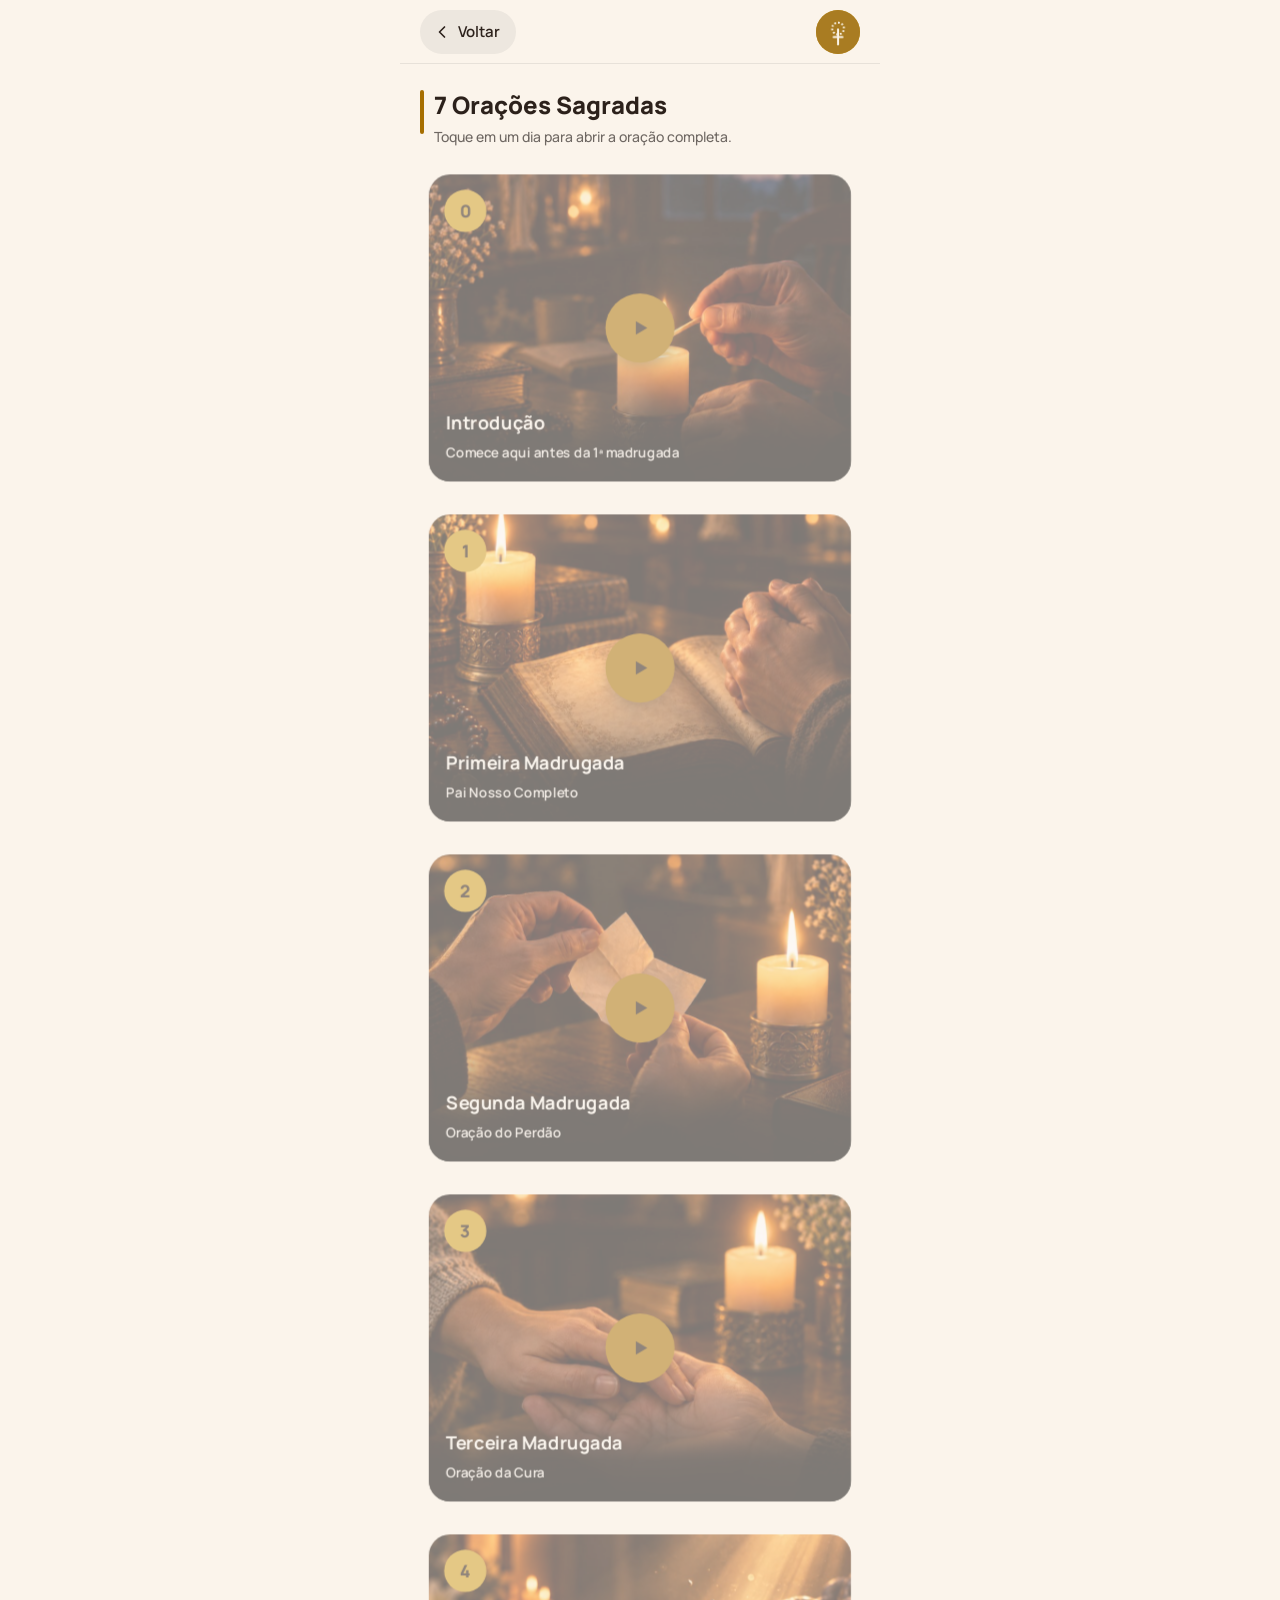
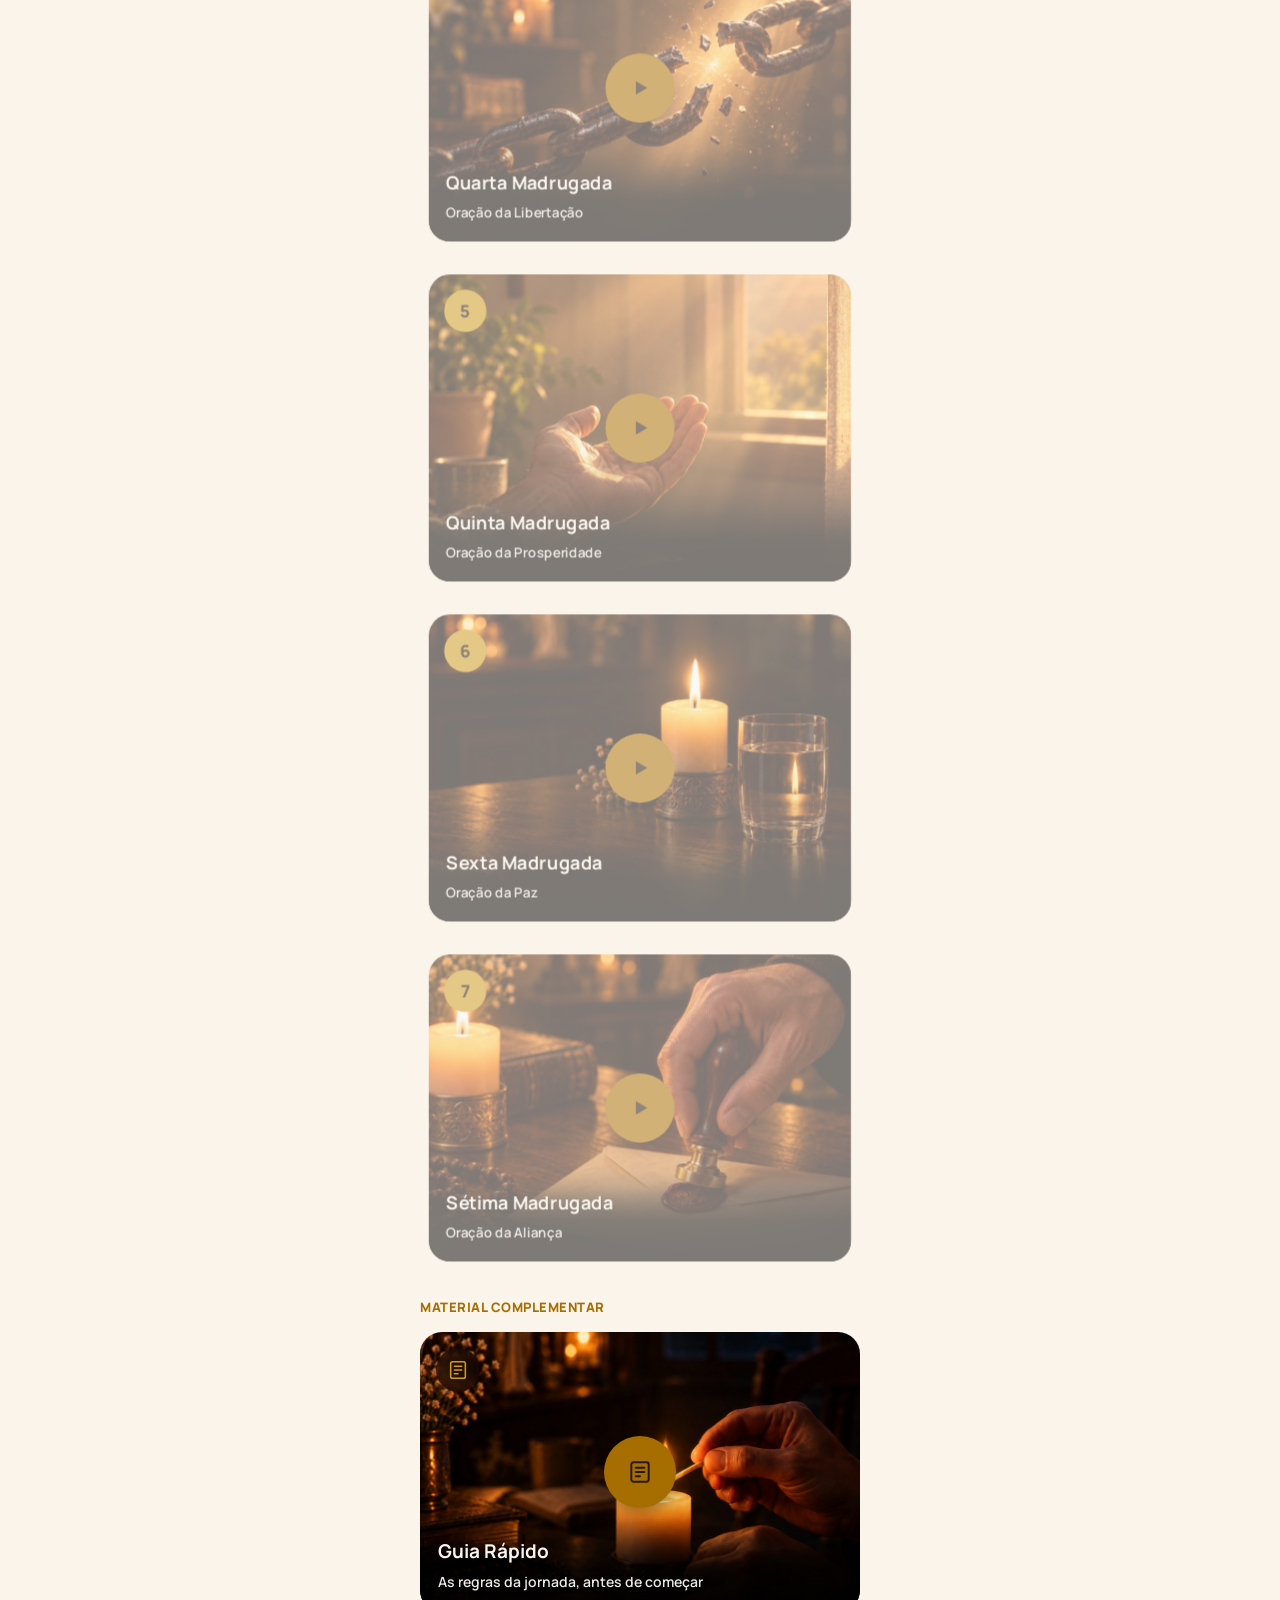
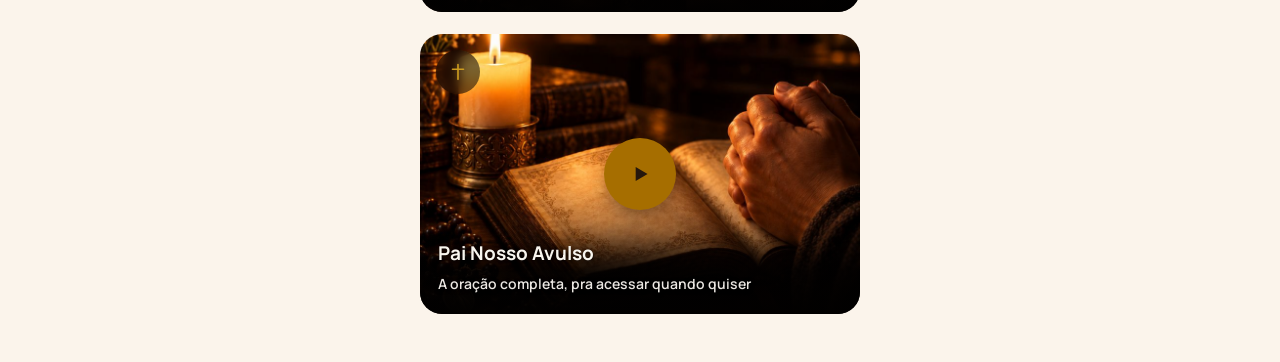
<file: novena.html>
<!doctype html>
<html lang="pt-BR">
<head>
<meta charset="utf-8">
<meta name="viewport" content="width=device-width, initial-scale=1">
<title>7 Orações Sagradas</title>
<link rel="preconnect" href="https://fonts.googleapis.com">
<link href="https://fonts.googleapis.com/css2?family=Manrope:wght@400;500;600;700;800&display=swap" rel="stylesheet">
<link rel="stylesheet" href="css/styles.css?v=11">
<link rel="icon" type="image/png" sizes="32x32" href="assets/images/icon-32.png">
<link rel="apple-touch-icon" href="assets/images/icon-180.png">
</head>
<body>
<div class="app">

  <div class="header">
    <button class="back-btn" onclick="history.length > 1 ? history.back() : location.href='index.html'">
      <svg width="20" height="20" viewBox="0 0 24 24" fill="none" stroke="currentColor" stroke-width="2" stroke-linecap="round" stroke-linejoin="round"><path d="M15 6l-6 6 6 6"/></svg>
      <span>Voltar</span>
    </button>
    <div class="avatar"><img src="assets/images/icon-96.png" alt="7 Améns da Madrugada" width="44" height="44"></div>
  </div>

  <div class="content">

    <div class="section-heading">
      <div class="bar"></div>
      <div class="heading-block">
        <h1 class="title" style="font-size:24px;">7 Orações Sagradas</h1>
        <p class="subtext">Toque em um dia para abrir a oração completa.</p>
      </div>
    </div>

    <div id="dias-list" style="display:flex;flex-direction:column;gap:20px;"></div>

    <h2 class="section-label">Material Complementar</h2>

    <a href="dia.html?material=guia-rapido" class="card static" style="height:280px;background-image:linear-gradient(to top, oklch(0.06 0.01 40 / 0.35) 0%, transparent 45%), url(assets/images/dia-0-introducao.jpg);">
      <div class="icon-badge">
        <svg width="22" height="22" viewBox="0 0 24 24" fill="none" stroke="currentColor" stroke-width="1.7" stroke-linecap="round" stroke-linejoin="round"><rect x="4" y="3" width="16" height="18" rx="2"/><line x1="8" y1="8" x2="16" y2="8"/><line x1="8" y1="12" x2="16" y2="12"/><line x1="8" y1="16" x2="12" y2="16"/></svg>
      </div>
      <div class="play-btn">
        <svg width="26" height="26" viewBox="0 0 24 24" fill="none" stroke="var(--dark-on-accent)" stroke-width="1.8" stroke-linecap="round" stroke-linejoin="round"><rect x="4" y="3" width="16" height="18" rx="2"/><line x1="8" y1="8" x2="16" y2="8"/><line x1="8" y1="12" x2="16" y2="12"/><line x1="8" y1="16" x2="12" y2="16"/></svg>
      </div>
      <div class="card-body">
        <h3 class="card-title">Guia Rápido</h3>
        <p class="card-sub">As regras da jornada, antes de começar</p>
      </div>
    </a>

    <a href="dia.html?material=pai-nosso" class="card static" style="height:280px;background-image:linear-gradient(to top, oklch(0.06 0.01 40 / 0.35) 0%, transparent 45%), url(assets/images/dia-1-pai-nosso.jpg);">
      <div class="icon-badge">
        <svg width="22" height="22" viewBox="0 0 24 24" fill="none" stroke="currentColor" stroke-width="1.8" stroke-linecap="round" stroke-linejoin="round"><line x1="12" y1="4" x2="12" y2="20"/><line x1="6" y1="9" x2="18" y2="9"/></svg>
      </div>
      <div class="play-btn">
        <svg width="26" height="26" viewBox="0 0 24 24" fill="var(--dark-on-accent)"><path d="M8 5.5v13l11-6.5-11-6.5Z"/></svg>
      </div>
      <div class="card-body">
        <h3 class="card-title">Pai Nosso Avulso</h3>
        <p class="card-sub">A oração completa, pra acessar quando quiser</p>
      </div>
    </a>

  </div>
</div>

<div class="modal-scrim" id="confirm-modal">
  <div class="modal-card">
    <div class="modal-icon">
      <svg width="26" height="26" viewBox="0 0 24 24" fill="none" stroke="currentColor" stroke-width="2" stroke-linecap="round" stroke-linejoin="round"><circle cx="12" cy="12" r="9"/><path d="M8.5 12.5l2.2 2.2L15.5 9.5"/></svg>
    </div>
    <div class="modal-heading">
      <h3>Antes de continuar, confirme:</h3>
    </div>
    <div class="modal-checklist">
      <div class="item">
        <svg width="20" height="20" viewBox="0 0 24 24" fill="none" stroke="currentColor" stroke-width="2" stroke-linecap="round" stroke-linejoin="round"><circle cx="12" cy="12" r="9"/><path d="M8.5 12.5l2.2 2.2L15.5 9.5"/></svg>
        <p>Você já assistiu o vídeo anterior?</p>
      </div>
      <div class="item">
        <svg width="20" height="20" viewBox="0 0 24 24" fill="none" stroke="currentColor" stroke-width="2" stroke-linecap="round" stroke-linejoin="round"><circle cx="12" cy="12" r="9"/><path d="M8.5 12.5l2.2 2.2L15.5 9.5"/></svg>
        <p>Está fazendo na hora correta?</p>
      </div>
      <div class="item">
        <svg width="20" height="20" viewBox="0 0 24 24" fill="none" stroke="currentColor" stroke-width="2" stroke-linecap="round" stroke-linejoin="round"><circle cx="12" cy="12" r="9"/><path d="M8.5 12.5l2.2 2.2L15.5 9.5"/></svg>
        <p>Está respeitando todas as instruções?</p>
      </div>
    </div>
    <div class="modal-actions">
      <button class="modal-btn primary" id="confirm-yes" type="button">SIM, ESTÁ TUDO CERTO!</button>
      <button class="modal-btn secondary" id="confirm-no" type="button">NÃO, ESTOU CONFUSA DE COMO FAZER</button>
    </div>
  </div>
</div>

<script src="js/dias.js?v=18"></script>
<script>
  const FOTOS = [
    'assets/images/dia-0-introducao.jpg',
    'assets/images/dia-1-pai-nosso.jpg',
    'assets/images/dia-2-perdao.jpg',
    'assets/images/dia-3-cura.jpg',
    'assets/images/dia-4-libertacao.jpg',
    'assets/images/dia-5-prosperidade.jpg',
    'assets/images/dia-6-paz.jpg',
    'assets/images/dia-7-alianca.jpg'
  ];
  const OVERLAY = "linear-gradient(to top, oklch(0.06 0.01 40 / 0.35) 0%, transparent 45%)";

  const lockIcon = '<svg width="22" height="22" viewBox="0 0 24 24" fill="none" stroke="var(--card-ink)" stroke-width="1.8" stroke-linecap="round" stroke-linejoin="round"><rect x="5" y="11" width="14" height="9" rx="2"/><path d="M8 11V8a4 4 0 0 1 8 0v3"/></svg>';
  const playIcon = '<svg width="26" height="26" viewBox="0 0 24 24" fill="var(--dark-on-accent)"><path d="M8 5.5v13l11-6.5-11-6.5Z"/></svg>';

  const list = document.getElementById('dias-list');
  let html = '';

  for (let i = 0; i <= 7; i++) {
    const dia = DIAS[i];
    const foto = FOTOS[i];
    const locked = !dia.disponivel;
    const href = locked ? '#' : (i === 0 ? 'dia.html?dia=0' : `dia.html?dia=${i}`);
    const needsConfirm = !locked && dia.confirmaAntes;
    const tag = locked ? 'div' : 'a';
    const hrefAttr = locked ? '' : `href="${href}"`;
    const confirmAttr = needsConfirm ? 'data-confirm="true"' : '';

    html += `
      <${tag} ${hrefAttr} ${confirmAttr} class="card${locked ? ' locked' : ''}" style="height:320px;background-image:${OVERLAY}, url(${foto});">
        <div class="num-badge">${dia.numero}</div>
        ${locked ? '<div class="pill-badge">Indisponível</div>' : ''}
        <div class="play-btn">${locked ? lockIcon : playIcon}</div>
        <div class="card-body">
          <h3 class="card-title">${dia.titulo}</h3>
          <p class="card-sub">${dia.subtitulo}</p>
        </div>
      </${tag}>
    `;
  }

  list.innerHTML = html;
</script>
<script src="js/app.js?v=4"></script>
</body>
</html>
</file>
<file: css/styles.css>
:root {
  --bg: oklch(0.97 0.014 75);
  --surface-alt: oklch(0.93 0.012 70);
  --ink: oklch(0.26 0.02 50);
  --ink-muted: oklch(0.52 0.012 60);
  --accent: oklch(0.72 0.14 85);
  --accent-strong: oklch(0.58 0.15 82);
  --on-accent: oklch(0.99 0 0);
  --dark-on-accent: oklch(0.22 0.03 55);
  --hairline: oklch(0 0 0 / 0.08);
  --card-ink: oklch(0.97 0.01 85);
  --card-muted: oklch(0.85 0.02 75 / 0.78);
  --whatsapp: oklch(0.70 0.15 152);
  --badge-bg: oklch(0.13 0.02 45 / 0.55);
  --muted-btn-bg: oklch(0.32 0.02 50 / 0.55);
  --muted-btn-border: oklch(0.60 0.02 60 / 0.35);
  --muted-btn-ink: oklch(0.78 0.02 70);
  --locked-badge: oklch(0.42 0.01 60 / 0.7);
  color-scheme: light;
}

* { box-sizing: border-box; }

html, body {
  margin: 0;
  background: var(--bg);
  color: var(--ink);
  font-family: 'Manrope', -apple-system, sans-serif;
  min-height: 100%;
}

a { color: var(--accent); text-decoration: none; }
a:hover { color: var(--accent-strong); }

.app {
  max-width: 480px;
  margin: 0 auto;
  min-height: 100vh;
  min-height: 100dvh;
  background: var(--bg);
  display: flex;
  flex-direction: column;
}

.header {
  flex: 0 0 auto;
  height: 64px;
  display: flex;
  align-items: center;
  justify-content: space-between;
  padding: 0 20px;
  border-bottom: 1px solid var(--hairline);
  position: sticky;
  top: 0;
  background: var(--bg);
  z-index: 20;
}

.back-btn {
  height: 44px;
  padding: 0 16px 0 12px;
  border-radius: 999px;
  background: var(--surface-alt);
  color: var(--ink);
  border: none;
  display: flex;
  align-items: center;
  gap: 6px;
  font-family: 'Manrope', sans-serif;
  font-weight: 600;
  font-size: 15px;
  cursor: pointer;
}

.avatar {
  width: 44px;
  height: 44px;
  border-radius: 50%;
  background: var(--accent);
  display: flex;
  align-items: center;
  justify-content: center;
  font-weight: 700;
  font-size: 16px;
  color: var(--on-accent);
  flex: 0 0 auto;
  overflow: hidden;
}

.avatar img {
  width: 100%;
  height: 100%;
  object-fit: cover;
}

.content {
  flex: 1 1 auto;
  padding: 24px 20px 48px;
  display: flex;
  flex-direction: column;
  gap: 22px;
}

.eyebrow {
  font-style: italic;
  font-size: 14px;
  font-weight: 600;
  color: var(--accent);
}

h1.title {
  margin: 0;
  font-size: 26px;
  font-weight: 800;
  color: var(--ink);
}

.subtext {
  margin: 0;
  font-size: 14px;
  font-weight: 500;
  color: var(--ink-muted);
}

.heading-block {
  display: flex;
  flex-direction: column;
  gap: 6px;
}

.section-heading {
  display: flex;
  align-items: flex-start;
  gap: 10px;
}

.section-heading .bar {
  width: 4px;
  height: 44px;
  border-radius: 3px;
  background: var(--accent-strong);
  margin-top: 2px;
  flex: 0 0 auto;
}

.kicker {
  font-weight: 700;
  font-size: 11px;
  letter-spacing: .06em;
  text-transform: uppercase;
  color: var(--ink-muted);
}

/* Cards (Home + Novena) */
.card {
  position: relative;
  border-radius: 22px;
  overflow: hidden;
  flex: 0 0 auto;
  opacity: 0.5;
  transform: scale(0.96);
  transition: opacity 0.28s ease, transform 0.28s ease;
  transform-origin: center center;
  display: block;
  color: inherit;
  background-size: cover;
  background-position: center;
}

.card.static { opacity: 1; transform: scale(1); }

.card.locked {
  filter: grayscale(35%) brightness(0.9);
  pointer-events: none;
}

.icon-badge {
  position: absolute;
  top: 16px;
  left: 16px;
  width: 44px;
  height: 44px;
  border-radius: 50%;
  background: var(--badge-bg);
  backdrop-filter: blur(6px);
  display: flex;
  align-items: center;
  justify-content: center;
  color: var(--accent);
}

.num-badge {
  position: absolute;
  top: 16px;
  left: 16px;
  width: 44px;
  height: 44px;
  border-radius: 50%;
  background: var(--accent);
  display: flex;
  align-items: center;
  justify-content: center;
  font-weight: 800;
  font-size: 18px;
  color: var(--dark-on-accent);
}

.card.locked .num-badge {
  background: var(--locked-badge);
  color: var(--card-muted);
}

.pill-badge {
  position: absolute;
  top: 16px;
  right: 16px;
  padding: 6px 12px;
  border-radius: 999px;
  background: var(--badge-bg);
  backdrop-filter: blur(6px);
  font-size: 11px;
  font-weight: 700;
  letter-spacing: .02em;
  color: var(--card-ink);
  display: flex;
  align-items: center;
  gap: 5px;
}

.card.locked .pill-badge { color: var(--card-muted); }

.play-btn {
  position: absolute;
  top: 50%;
  left: 50%;
  transform: translate(-50%, -50%);
  width: 72px;
  height: 72px;
  border-radius: 50%;
  background: var(--accent-strong);
  display: flex;
  align-items: center;
  justify-content: center;
  box-shadow: 0 8px 20px -6px rgba(0,0,0,.5);
}

.card.locked .play-btn {
  background: var(--locked-badge);
  box-shadow: none;
}

.card-body {
  position: absolute;
  left: 0;
  right: 0;
  bottom: 0;
  padding: 20px 18px;
  background: linear-gradient(to top, oklch(0.06 0.01 40 / 0.97) 0%, oklch(0.06 0.01 40 / 0.86) 45%, oklch(0.06 0.01 40 / 0.15) 85%, transparent 100%);
  display: flex;
  flex-direction: column;
  gap: 8px;
}

.card-body.row {
  flex-direction: row;
  align-items: flex-end;
  justify-content: space-between;
  gap: 12px;
  padding: 18px;
}

.card-title {
  margin: 0;
  font-size: 19px;
  font-weight: 700;
  color: var(--card-ink);
  text-shadow: 0 1px 3px rgba(0,0,0,.5), 0 2px 10px rgba(0,0,0,.35);
}

.card.locked .card-title { color: var(--card-muted); }

.card-sub {
  margin: 0;
  font-size: 14px;
  font-weight: 600;
  line-height: 1.4;
  color: oklch(0.93 0.008 80);
  text-shadow: 0 1px 4px rgba(0,0,0,.7), 0 1px 2px rgba(0,0,0,.9);
}

.card.locked .card-sub { color: var(--card-muted); text-shadow: none; }

.cta-btn {
  margin-top: 6px;
  height: 48px;
  border: none;
  border-radius: 14px;
  background: var(--accent-strong);
  color: var(--on-accent);
  font-weight: 700;
  font-size: 15px;
  font-family: 'Manrope', sans-serif;
  cursor: pointer;
}

.cta-btn.muted {
  background: var(--muted-btn-bg);
  border: 1px solid var(--muted-btn-border);
  color: var(--muted-btn-ink);
  cursor: not-allowed;
}

.chevron { flex: 0 0 auto; color: var(--card-muted); }

.section-label {
  margin: 8px 0 -6px;
  font-weight: 800;
  font-size: 13px;
  letter-spacing: .04em;
  text-transform: uppercase;
  color: var(--accent-strong);
}

/* Day detail page */
.video-wrap {
  position: relative;
  border-radius: 24px;
  overflow: hidden;
  aspect-ratio: 16/9;
  flex: 0 0 auto;
  background-image: radial-gradient(120% 100% at 50% 30%, oklch(0.40 0.10 50) 0%, oklch(0.19 0.04 42) 55%, oklch(0.11 0.02 30) 100%);
}

.video-wrap-embed {
  position: relative;
  border-radius: 24px;
  overflow: hidden;
  clip-path: inset(0 round 24px);
  contain: paint;
  flex: 0 0 auto;
  display: flex;
  justify-content: center;
}

/* O player externo às vezes desenha os controles numa camada que ignora
   o recorte acima (comum em players com vídeo acelerado por hardware).
   Como reforço, pintamos por cima 4 cantos curvos da cor do fundo do
   app, disfarçando qualquer canto quadrado que escape do recorte. */
.video-wrap-embed .corner-mask {
  position: absolute;
  width: 24px;
  height: 24px;
  z-index: 5;
  pointer-events: none;
}

.video-wrap-embed .corner-mask.tl {
  top: 0;
  left: 0;
  background: radial-gradient(circle at 24px 24px, transparent 24px, var(--bg) 24.5px);
}

.video-wrap-embed .corner-mask.tr {
  top: 0;
  right: 0;
  background: radial-gradient(circle at 0 24px, transparent 24px, var(--bg) 24.5px);
}

.video-wrap-embed .corner-mask.bl {
  bottom: 0;
  left: 0;
  background: radial-gradient(circle at 24px 0, transparent 24px, var(--bg) 24.5px);
}

.video-wrap-embed .corner-mask.br {
  bottom: 0;
  right: 0;
  background: radial-gradient(circle at 0 0, transparent 24px, var(--bg) 24.5px);
}

.video-wrap iframe {
  position: absolute;
  inset: 0;
  width: 100%;
  height: 100%;
  border: 0;
}

.audio-card {
  border-radius: 18px;
  background: var(--surface-alt);
  padding: 16px 18px;
  display: flex;
  flex-direction: column;
  gap: 10px;
}

.audio-card-label {
  display: flex;
  align-items: center;
  gap: 8px;
  font-weight: 700;
  font-size: 14px;
  color: var(--ink);
}

.audio-card-label svg { color: var(--accent-strong); flex: 0 0 auto; }

.audio-card audio { display: none; }

.audio-controls {
  display: flex;
  align-items: center;
  gap: 14px;
}

.audio-play-btn {
  width: 44px;
  height: 44px;
  border-radius: 50%;
  background: var(--accent-strong);
  border: none;
  display: flex;
  align-items: center;
  justify-content: center;
  color: var(--on-accent);
  flex: 0 0 auto;
  cursor: pointer;
}

.audio-progress-wrap {
  flex: 1 1 auto;
  display: flex;
  flex-direction: column;
  gap: 6px;
  min-width: 0;
}

.audio-progress-track {
  position: relative;
  height: 6px;
  border-radius: 999px;
  background: var(--muted-btn-border);
  cursor: pointer;
  touch-action: none;
}

.audio-progress-fill {
  position: absolute;
  top: 0;
  left: 0;
  bottom: 0;
  border-radius: 999px;
  background: var(--accent-strong);
  width: 0%;
  pointer-events: none;
}

.audio-progress-thumb {
  position: absolute;
  top: 50%;
  left: 0%;
  width: 14px;
  height: 14px;
  border-radius: 50%;
  background: var(--accent-strong);
  transform: translate(-50%, -50%);
  box-shadow: 0 1px 4px rgba(0,0,0,.35);
  pointer-events: none;
}

.audio-time-row {
  display: flex;
  justify-content: space-between;
  font-size: 12px;
  font-weight: 600;
  color: var(--ink-muted);
}

.material-btn {
  align-self: center;
  height: 48px;
  padding: 0 20px;
  border-radius: 999px;
  background: var(--surface-alt);
  color: var(--ink);
  border: none;
  display: flex;
  align-items: center;
  gap: 8px;
  font-family: 'Manrope', sans-serif;
  font-weight: 700;
  font-size: 14px;
  cursor: pointer;
}

.material-btn.lg {
  height: 56px;
  padding: 0 24px;
  font-size: 16px;
  gap: 10px;
}

.material-btn.lg svg {
  width: 21px;
  height: 21px;
}

.prayer-card {
  border-radius: 18px;
  background: var(--surface-alt);
  padding: 20px 18px;
  display: flex;
  flex-direction: column;
  gap: 18px;
}

.prayer-card p {
  margin: 0;
  font-size: 15px;
  font-weight: 500;
  line-height: 1.8;
  color: var(--ink);
}

.prayer-card p.opening {
  font-weight: 600;
  font-style: italic;
  line-height: 1.6;
}

.prayer-card p.closing {
  font-weight: 700;
  text-align: center;
}

.banner {
  border-radius: 16px;
  background: oklch(0.22 0.02 50);
  padding: 16px 20px;
  text-align: center;
  flex: 0 0 auto;
}

.banner span {
  font-weight: 800;
  font-size: 13px;
  letter-spacing: .03em;
  color: var(--card-ink);
  text-transform: uppercase;
  line-height: 1.5;
}

.declaration-card {
  border-radius: 18px;
  background: oklch(0.22 0.02 50);
  padding: 26px 22px;
  text-align: center;
  display: flex;
  flex-direction: column;
  gap: 12px;
}

.declaration-card p {
  margin: 0;
  font-size: 19px;
  font-weight: 700;
  font-style: italic;
  color: var(--card-ink);
  line-height: 1.45;
}

.material-input {
  height: 48px;
  border-radius: 12px;
  border: 1px solid var(--muted-btn-border);
  background: var(--bg);
  padding: 0 16px;
  font-family: 'Manrope', sans-serif;
  font-size: 15px;
  font-weight: 500;
  color: var(--ink);
}

.material-input:focus {
  outline: none;
  border-color: var(--accent-strong);
}

/* Confirmation modal */
.modal-scrim {
  position: fixed;
  inset: 0;
  background: oklch(0.10 0.01 40 / 0.6);
  display: none;
  align-items: center;
  justify-content: center;
  padding: 24px;
  z-index: 100;
}

.modal-scrim.open { display: flex; }

/* Painel de tela cheia (material de apoio, etc.) — mesma base do
   modal-scrim, mas sem o padding/centralização do card pequeno. */
.modal-scrim.sheet { padding: 0; }

.material-sheet {
  width: 100%;
  max-width: 480px;
  height: 100%;
  max-height: 100dvh;
  background: var(--bg);
  display: flex;
  flex-direction: column;
  overflow: hidden;
}

.material-sheet-header {
  flex: 0 0 auto;
  height: 64px;
  display: flex;
  align-items: center;
  padding: 0 20px;
  border-bottom: 1px solid var(--hairline);
  background: var(--bg);
}

.material-sheet-body {
  flex: 1 1 auto;
  min-height: 0;
  overflow-y: auto;
  -webkit-overflow-scrolling: touch;
  padding: 24px 20px 48px;
  display: flex;
  flex-direction: column;
  gap: 22px;
}

.material-sheet-body > * { flex: 0 0 auto; }

.modal-card {
  width: 100%;
  max-width: 340px;
  border-radius: 26px;
  background: var(--bg);
  padding: 28px 24px 24px;
  display: flex;
  flex-direction: column;
  align-items: center;
  gap: 22px;
  box-shadow: 0 24px 48px -12px rgba(0,0,0,.45);
}

.modal-icon {
  width: 56px;
  height: 56px;
  border-radius: 50%;
  background: var(--accent);
  display: flex;
  align-items: center;
  justify-content: center;
  color: var(--dark-on-accent);
  flex: 0 0 auto;
}

.modal-heading {
  text-align: center;
}

.modal-heading h3 {
  margin: 0;
  font-weight: 800;
  font-size: 19px;
  color: var(--ink);
}

.modal-checklist {
  width: 100%;
  display: flex;
  flex-direction: column;
  gap: 14px;
}

.modal-checklist .item {
  display: flex;
  align-items: flex-start;
  gap: 10px;
}

.modal-checklist svg {
  flex: 0 0 auto;
  margin-top: 1px;
  color: var(--accent-strong);
}

.modal-checklist p {
  margin: 0;
  font-size: 15px;
  font-weight: 600;
  color: var(--ink);
  line-height: 1.4;
}

.modal-actions {
  width: 100%;
  display: flex;
  flex-direction: column;
  gap: 10px;
}

.modal-btn {
  height: 52px;
  border-radius: 14px;
  font-family: 'Manrope', sans-serif;
  cursor: pointer;
  width: 100%;
}

.modal-btn.primary {
  background: var(--accent-strong);
  color: var(--on-accent);
  border: none;
  font-weight: 800;
  font-size: 15px;
}

.modal-btn.secondary {
  background: transparent;
  border: 1px solid var(--muted-btn-border);
  color: var(--ink-muted);
  font-weight: 700;
  font-size: 13px;
  line-height: 1.35;
}

/* Botão flutuante "voltar ao topo" */
.back-to-top {
  position: fixed;
  right: max(20px, calc(50% - 240px + 20px));
  bottom: 24px;
  width: 52px;
  height: 52px;
  border-radius: 50%;
  background: var(--accent-strong);
  color: var(--on-accent);
  border: none;
  display: flex;
  align-items: center;
  justify-content: center;
  box-shadow: 0 10px 24px -8px rgba(0,0,0,.45);
  cursor: pointer;
  opacity: 0;
  transform: translateY(12px);
  pointer-events: none;
  transition: opacity 0.25s ease, transform 0.25s ease;
  z-index: 50;
}

.back-to-top.visible {
  opacity: 1;
  transform: translateY(0);
  pointer-events: auto;
}
</file>
